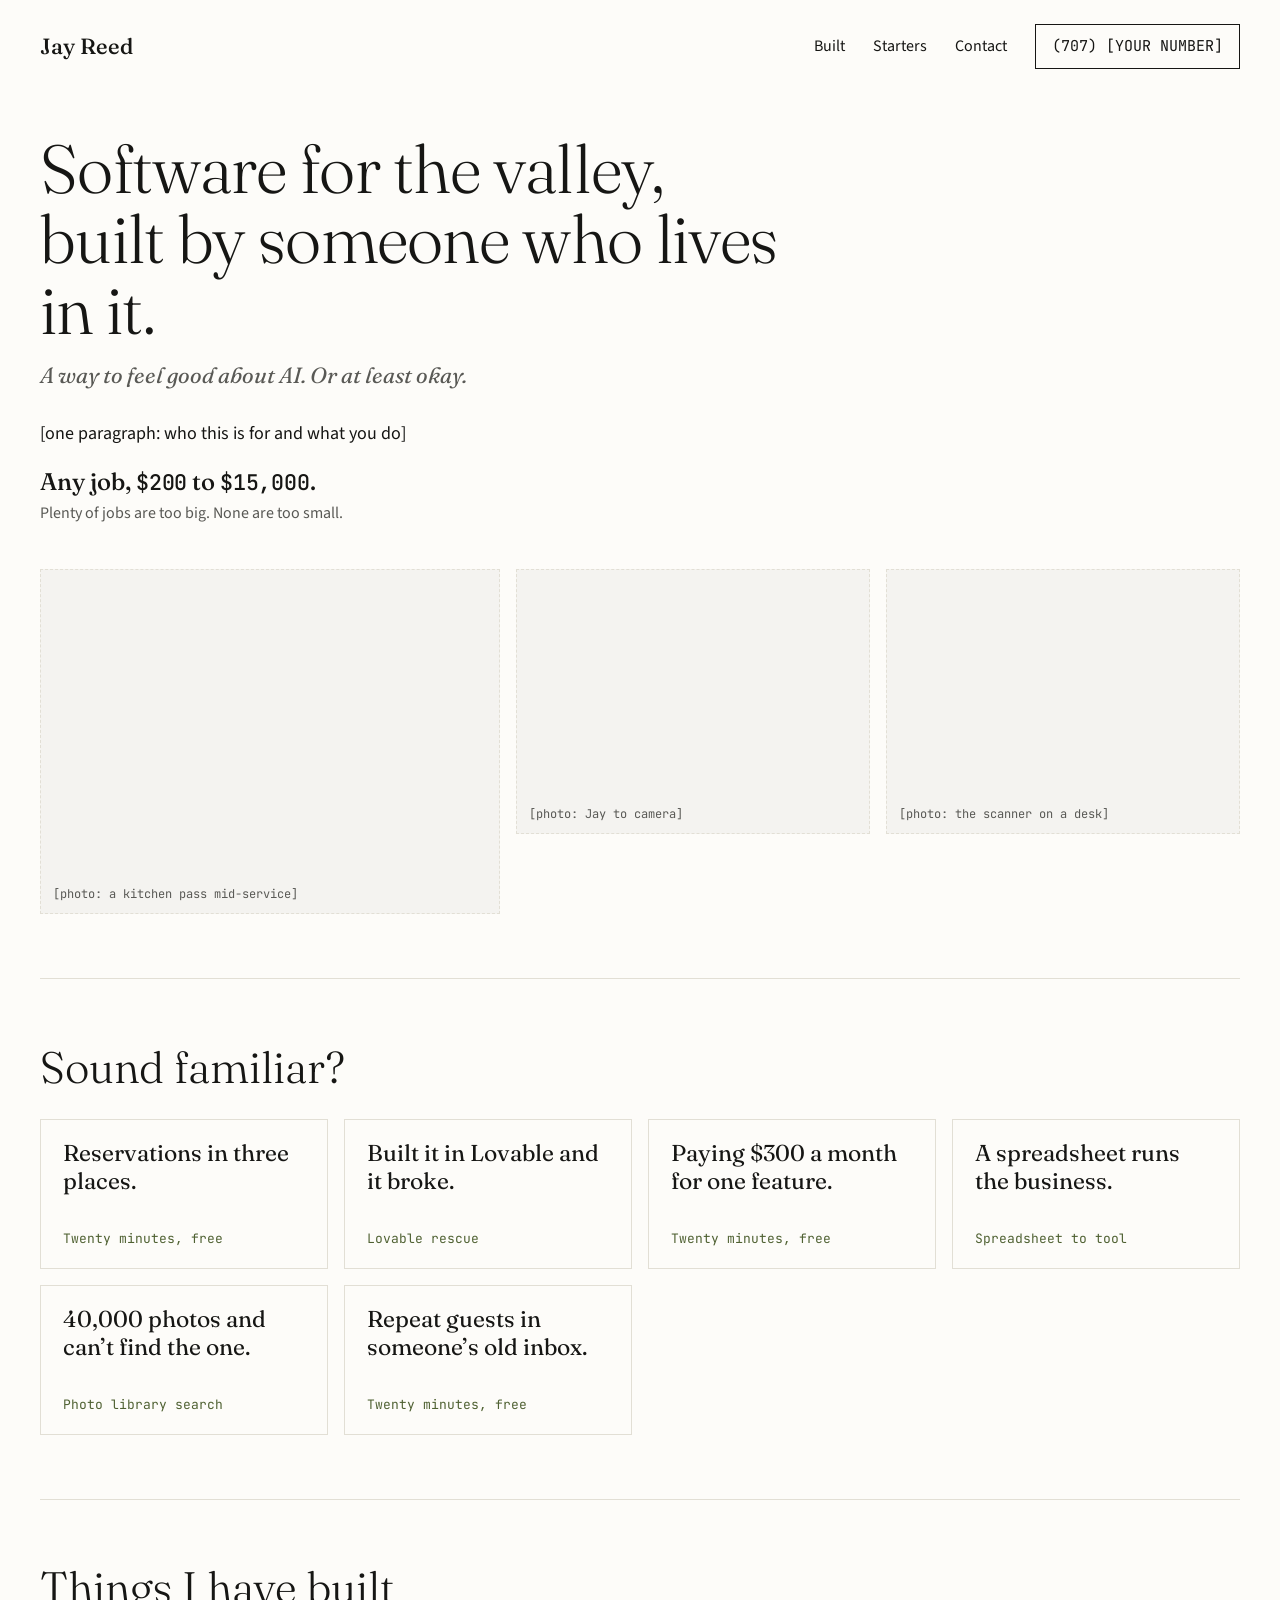
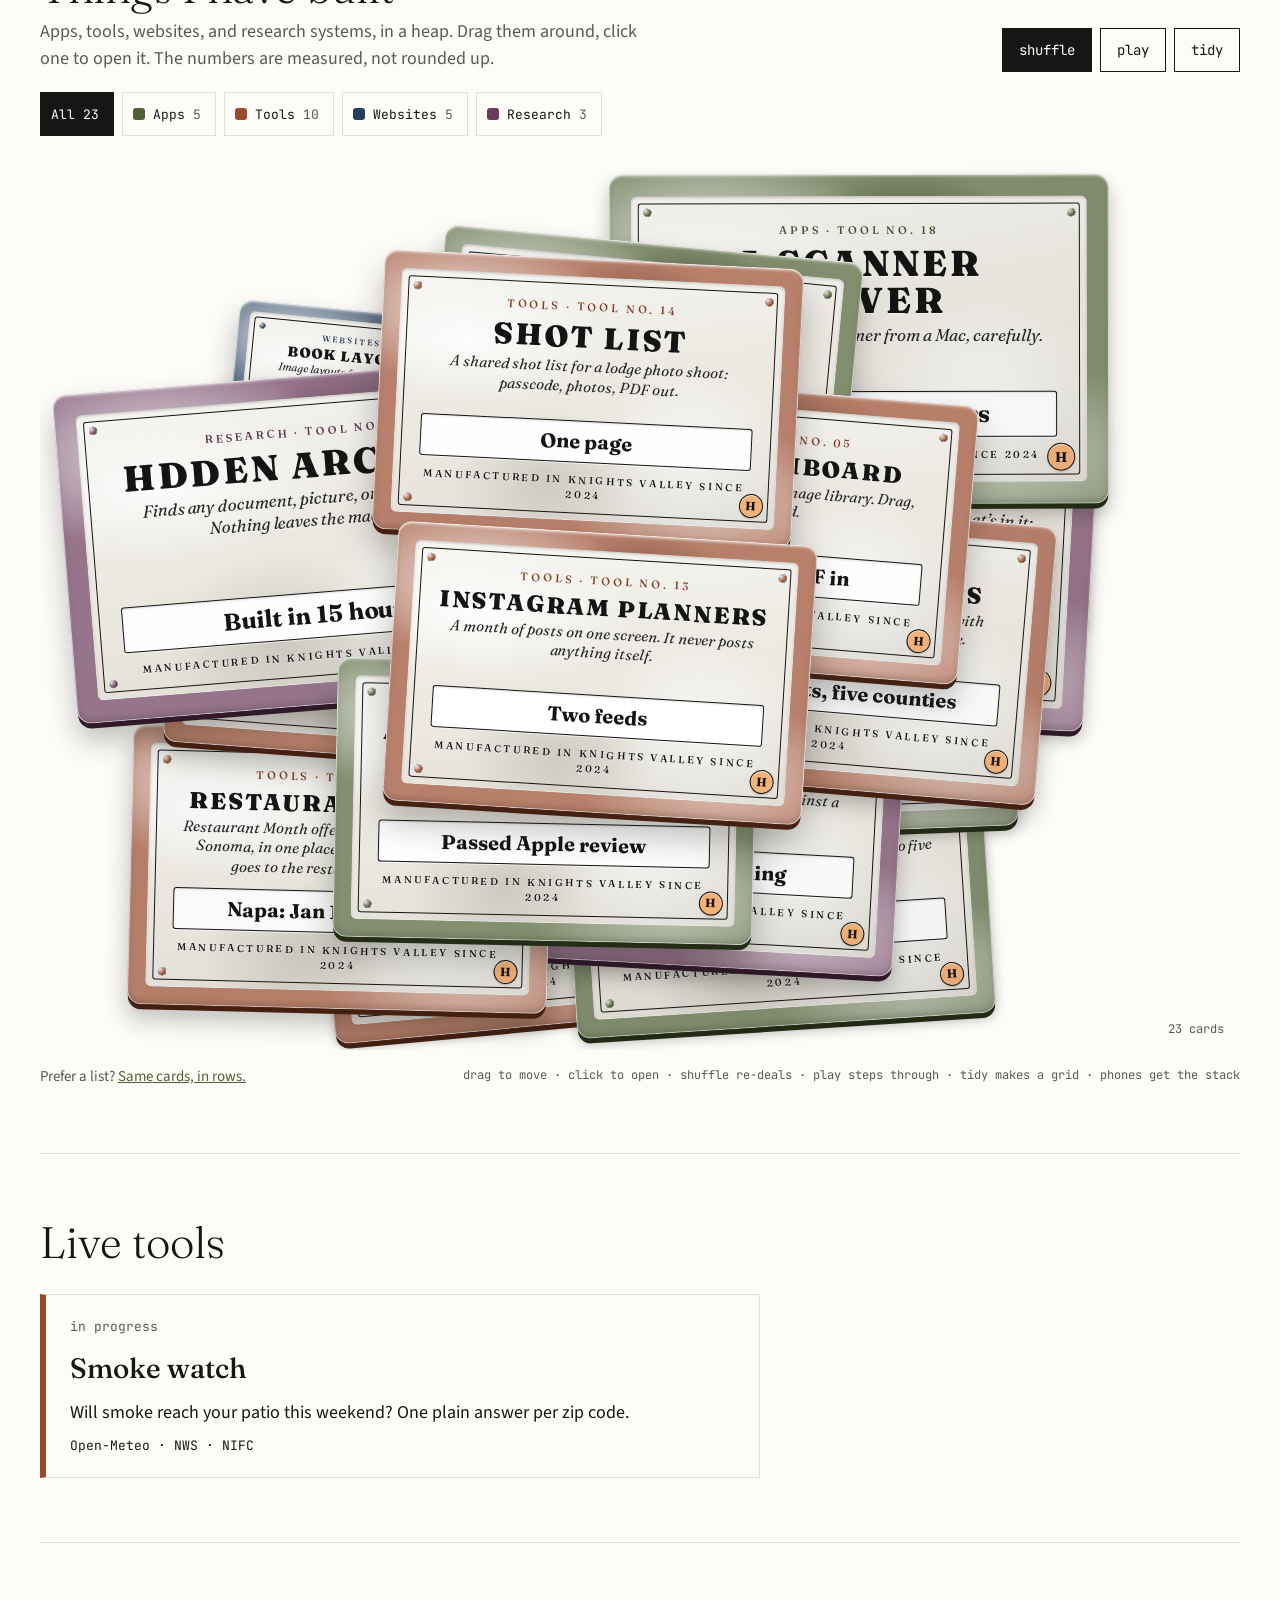
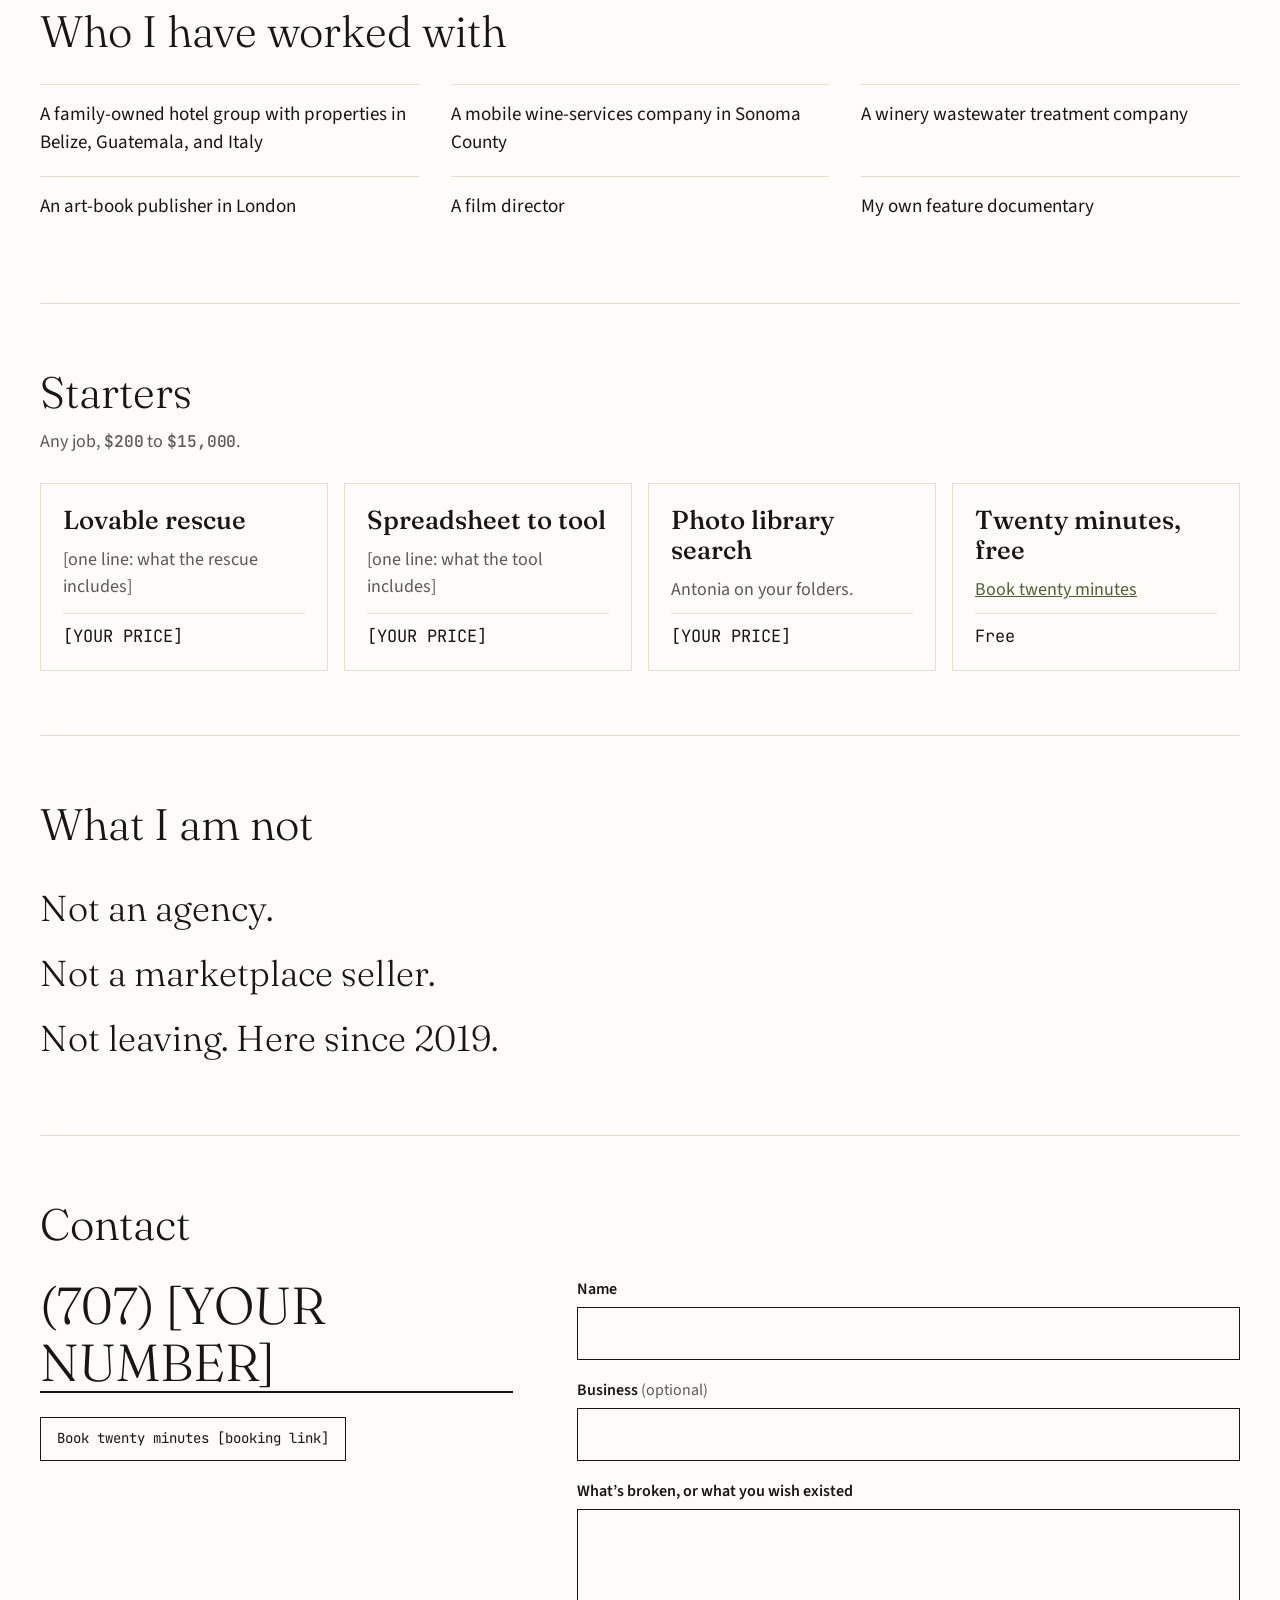
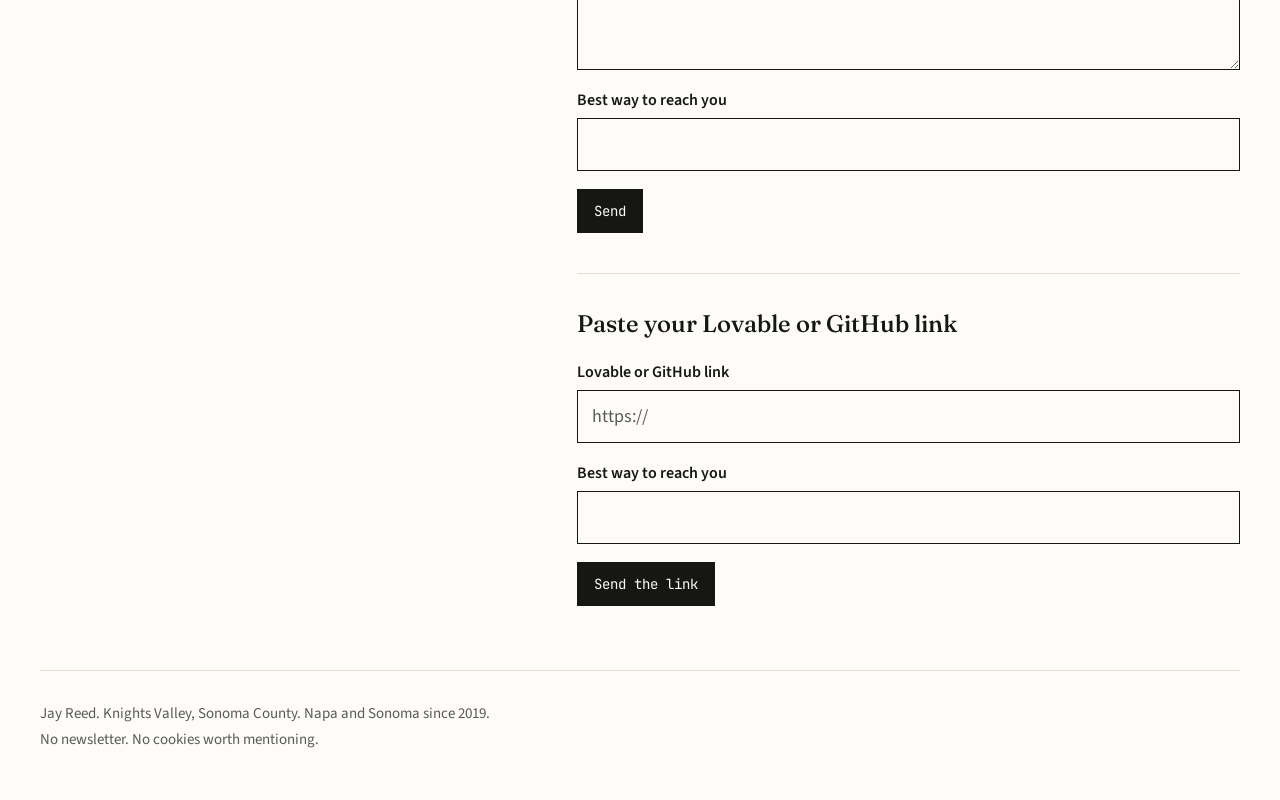
<file: index.html>
<!doctype html>
<html lang="en">
<head>
<meta charset="utf-8">
<meta name="viewport" content="width=device-width, initial-scale=1">
<title>Jay Reed. Software for Napa and Sonoma.</title>
<meta name="description" content="Software for the valley, built by someone who lives in it. Jay Reed builds custom software for restaurants, wineries, hotels, and small businesses in Napa and Sonoma counties.">
<link rel="preconnect" href="https://fonts.googleapis.com">
<link rel="preconnect" href="https://fonts.gstatic.com" crossorigin>
<link rel="stylesheet" href="https://fonts.googleapis.com/css2?family=Fraunces:ital,opsz,wght@0,9..144,300;0,9..144,500;0,9..144,700;0,9..144,900;1,9..144,400&amp;family=Source+Sans+3:wght@400;600;700&amp;family=JetBrains+Mono:wght@400;500;700&amp;family=Space+Grotesk:wght@500;700&amp;family=Bodoni+Moda:ital,opsz,wght@0,6..96,700;0,6..96,900;1,6..96,400&amp;display=swap">
<link rel="icon" href="data:,">
<link rel="stylesheet" href="site.css">
</head>
<body class="skin-pearl">
<a class="skip" href="#main">Skip to content</a>
<div class="wrap">

  <header class="top">
    <a class="brand" href="#main">Jay Reed</a>
    <nav aria-label="Main">
      <a href="#built">Built</a>
      <a href="#starters">Starters</a>
      <a href="#contact">Contact</a>
      <!-- PHONE: when the number exists, set href="tel:+1707NNNNNNN" here and in #contact -->
      <a class="phone" href="#contact">(707) [YOUR NUMBER]</a>
    </nav>
  </header>

  <main id="main">

    <section class="hero" aria-labelledby="hero-title">
      <h1 id="hero-title">Software for the valley, built by someone who lives in it.</h1>
      <p class="tagline">A way to feel good about AI. Or at least okay.</p>
      <p class="lede">[one paragraph: who this is for and what you do]</p>
      <p class="range">Any job, <span class="mono">$200</span> to <span class="mono">$15,000</span>.</p>
      <p class="range-note">Plenty of jobs are too big. None are too small.</p>
      <div class="photos">
        <figure class="photo">[photo: a kitchen pass mid-service]</figure>
        <figure class="photo">[photo: Jay to camera]</figure>
        <figure class="photo">[photo: the scanner on a desk]</figure>
      </div>
    </section>

    <section class="block" id="familiar" aria-labelledby="familiar-title">
      <h2 id="familiar-title">Sound familiar?</h2>
      <ul class="pains">
        <li><a href="#contact"><span class="pain">Reservations in three places.</span><span class="goto">Twenty minutes, free</span></a></li>
        <li><a href="#starters"><span class="pain">Built it in Lovable and it broke.</span><span class="goto">Lovable rescue</span></a></li>
        <li><a href="#contact"><span class="pain">Paying $300 a month for one feature.</span><span class="goto">Twenty minutes, free</span></a></li>
        <li><a href="#starters"><span class="pain">A spreadsheet runs the business.</span><span class="goto">Spreadsheet to tool</span></a></li>
        <li><a href="#starters"><span class="pain">40,000 photos and can’t find the one.</span><span class="goto">Photo library search</span></a></li>
        <li><a href="#contact"><span class="pain">Repeat guests in someone’s old inbox.</span><span class="goto">Twenty minutes, free</span></a></li>
      </ul>
    </section>

    <section class="block" id="built" aria-labelledby="built-title">
      <div class="intro">
        <div>
          <h2 id="built-title">Things I have built</h2>
          <p>Apps, tools, websites, and research systems, in a heap. Drag them around, click one to open it. The numbers are measured, not rounded up.</p>
        </div>
        <div class="controls" id="pile-controls" hidden>
          <button class="btn primary" id="shuffle" type="button">shuffle</button>
          <button class="btn" id="play" type="button" aria-pressed="false">play</button>
          <button class="btn" id="tidy" type="button" aria-pressed="false">tidy</button>
          <!-- dev tool: shown only with ?skins=1 (PLAN.md section 3) -->
          <span class="skin-picker" id="skin-picker" hidden>
            <label class="skin-label" for="skin">skin</label>
            <select class="btn" id="skin">
              <option value="pearl">pearl plaque</option>
              <option value="plain">plain index card</option>
              <option value="paper">scanned paper</option>
              <option value="mag">magazine ads</option>
              <option value="app">app store</option>
              <option value="corp">corporate</option>
              <option value="deck">deck of cards</option>
              <option value="80s">1980s desktop</option>
              <option value="cine">cinematic</option>
            </select>
          </span>
        </div>
      </div>

      <div class="cats" id="cats" role="group" aria-label="Filter by category"></div>

      <!-- The 20 cards. Content must match PLAN.md section 6. Without JavaScript these render as a grid.
           data-w/h: base size in the heap. data-shape: port | square (else landscape). -->
      <div class="desk" id="desk">

        <article class="card cat-apps" data-id="1" data-cat="apps" data-no="18" data-size="heavy" data-w="380" data-h="250">
          <p class="kicker">Apps · Tool No. 18</p>
          <p class="tag">macOS · hardware</p>
          <h3 class="name long">A scanner driver</h3>
          <p class="line">Talks straight to a large-format scanner. Refuses if anything looks wrong.</p>
          <p class="say">Runs a big archival scanner from a Mac, carefully.</p>
          <p class="num">843 tests · 0 rows dropped</p>
          <p class="bar"><span class="fig">Built in 25 to 30 hours</span></p>
          <p class="place">Manufactured in Knights Valley since 2024</p>
          <div class="hood" hidden>
            <p class="p">Mac software that talks directly to a large-format scanner. Moves a 1.72 GB scan to disk without dropping a row, and refuses to touch the hardware if anything looks wrong.</p>
            <table class="kv"><tr><th scope="row">tests</th><td>843, zero failures</td></tr><tr><th scope="row">largest scan</th><td>1.72 GB, 14,040 by 20,400 pixels, lossless</td></tr><tr><th scope="row">rows dropped</th><td>0</td></tr><tr><th scope="row">built</th><td>October 2026, 25 to 30 hours</td></tr><tr><th scope="row">runs on</th><td>Swift and C, macOS</td></tr></table>
            <p class="plain">Plainly: drivers are what manufacturers write. This one was written for one scanner, one Mac, one archive.</p>
          </div>
        </article>

        <article class="card cat-apps" data-id="2" data-cat="apps" data-no="08" data-size="standard" data-shape="port" data-w="330" data-h="230">
          <p class="kicker">Apps · Tool No. 08</p>
          <p class="tag">macOS · utility</p>
          <h3 class="name">MacMinder</h3>
          <p class="line">Shows you the list. Asks before it touches anything.</p>
          <p class="say">Cleans up a Mac, and asks before it touches anything.</p>
          <p class="num">dry run by default</p>
          <p class="bar"><span class="fig">Dry run by default</span></p>
          <p class="place">Manufactured in Knights Valley since 2024</p>
          <div class="hood" hidden>
            <p class="p">Cleans up a Mac. Every module proposes; nothing deletes until you say so, and then it goes to the Trash, not the void.</p>
            <table class="kv"><tr><th scope="row">default</th><td>dry run</td></tr><tr><th scope="row">deletes</th><td>to Trash</td></tr><tr><th scope="row">built</th><td>March 2026</td></tr></table>
          </div>
        </article>

        <article class="card cat-apps" data-id="3" data-cat="apps" data-no="11" data-size="standard" data-w="360" data-h="240">
          <p class="kicker">Apps · Tool No. 11</p>
          <p class="tag">macOS · Swift</p>
          <h3 class="name">Clipgrabber</h3>
          <p class="line">Press start, press stop. Clips four to five times smaller, same picture.</p>
          <p class="say">Press start, press stop. Screen clips four to five times smaller, same picture.</p>
          <p class="num">ScreenCaptureKit</p>
          <p class="bar"><span class="fig">4 to 5x smaller</span></p>
          <p class="place">Manufactured in Knights Valley since 2024</p>
          <div class="hood" hidden>
            <p class="p">Press start, press stop. Clips four to five times smaller, same picture.</p>
            <table class="kv"><tr><th scope="row">clips</th><td>4 to 5x smaller</td></tr><tr><th scope="row">runs on</th><td>Swift, ScreenCaptureKit, macOS</td></tr><tr><th scope="row">built</th><td>July 2026</td></tr></table>
          </div>
        </article>

        <article class="card cat-apps" data-id="4" data-cat="apps" data-no="07" data-size="standard" data-shape="square" data-w="340" data-h="230">
          <p class="kicker">Apps · Tool No. 07</p>
          <p class="tag">iOS</p>
          <h3 class="name longer">An app in the App Store</h3>
          <p class="line">Went through Apple review and came out the other side.</p>
          <p class="say">An iPhone app that went through Apple review and came out the other side.</p>
          <p class="num">passed review</p>
          <p class="bar"><span class="fig">Passed Apple review</span></p>
          <p class="place">Manufactured in Knights Valley since 2024</p>
          <div class="hood" hidden>
            <p class="p">Went through Apple review and came out the other side.</p>
            <table class="kv"><tr><th scope="row">store</th><td>passed Apple review</td></tr><tr><th scope="row">runs on</th><td>iOS</td></tr><tr><th scope="row">built</th><td>March 2026</td></tr></table>
          </div>
        </article>

        <article class="card cat-apps" data-id="5" data-cat="apps" data-no="15" data-size="standard" data-shape="port" data-w="330" data-h="220">
          <p class="kicker">Apps · Tool No. 15</p>
          <p class="tag">macOS · local</p>
          <h3 class="name long">Transcription</h3>
          <p class="line">Audio in, text out, on your own machine. Nothing is sent anywhere.</p>
          <p class="say">Turns recordings into text on your own computer. Nothing is sent anywhere.</p>
          <p class="num">runs offline</p>
          <p class="bar"><span class="fig">Runs offline</span></p>
          <p class="place">Manufactured in Knights Valley since 2024</p>
          <div class="hood" hidden>
            <p class="p">Audio in, text out, on your own machine. Nothing is sent anywhere.</p>
            <table class="kv"><tr><th scope="row">network</th><td>none; runs offline</td></tr><tr><th scope="row">runs on</th><td>macOS</td></tr><tr><th scope="row">built</th><td>August 2026</td></tr></table>
          </div>
        </article>

        <article class="card cat-tools" data-id="6" data-cat="tools" data-no="03" data-size="standard" data-w="350" data-h="240">
          <p class="kicker">Tools · Tool No. 03</p>
          <p class="tag">hospitality</p>
          <h3 class="name long">Hotel caption desk</h3>
          <p class="line">Captions for a hotel group, in their voice, from their photos.</p>
          <p class="say">Writes photo captions for a hotel group, in their voice.</p>
          <p class="num">153 revisions</p>
          <p class="bar"><span class="fig">153 revisions</span></p>
          <p class="place">Manufactured in Knights Valley since 2024</p>
          <div class="hood" hidden>
            <p class="p">Captions for a hotel group, in their voice, from their photos.</p>
            <table class="kv"><tr><th scope="row">revisions</th><td>153</td></tr><tr><th scope="row">built</th><td>July 2025</td></tr></table>
          </div>
        </article>

        <article class="card cat-tools" data-id="7" data-cat="tools" data-no="14" data-size="standard" data-shape="port" data-w="340" data-h="240">
          <p class="kicker">Tools · Tool No. 14</p>
          <p class="tag">hospitality</p>
          <h3 class="name">Shot list</h3>
          <p class="line">A shared shot list for a lodge photo shoot. Passcode, photos, PDF out.</p>
          <p class="say">A shared shot list for a lodge photo shoot: passcode, photos, PDF out.</p>
          <p class="num">one page, two tiny APIs</p>
          <p class="bar"><span class="fig">One page</span></p>
          <p class="place">Manufactured in Knights Valley since 2024</p>
          <div class="hood" hidden>
            <p class="p">A shared shot list for a lodge photo shoot. Passcode, photos, PDF out.</p>
            <table class="kv"><tr><th scope="row">size</th><td>one page, two tiny APIs</td></tr></table>
          </div>
        </article>

        <article class="card cat-tools" data-id="8" data-cat="tools" data-no="13" data-size="standard" data-w="330" data-h="220">
          <p class="kicker">Tools · Tool No. 13</p>
          <p class="tag">hospitality</p>
          <h3 class="name long">Instagram planners</h3>
          <p class="line">A month of posts on one screen. Posts nothing itself.</p>
          <p class="say">A month of posts on one screen. It never posts anything itself.</p>
          <p class="num">two feeds</p>
          <p class="bar"><span class="fig">Two feeds</span></p>
          <p class="place">Manufactured in Knights Valley since 2024</p>
          <div class="hood" hidden>
            <p class="p">A month of posts on one screen. Posts nothing itself.</p>
            <table class="kv"><tr><th scope="row">feeds</th><td>two</td></tr><tr><th scope="row">built</th><td>July 2026</td></tr></table>
          </div>
        </article>

        <article class="card cat-tools" data-id="9" data-cat="tools" data-no="05" data-size="standard" data-shape="square" data-w="340" data-h="230">
          <p class="kicker">Tools · Tool No. 05</p>
          <p class="tag">design</p>
          <h3 class="name long">Asset dashboard</h3>
          <p class="line">A freeform canvas for a client’s image library. Drag, group, find.</p>
          <p class="say">A big canvas for a client’s image library. Drag, group, find.</p>
          <p class="num">HEIC, TIFF, PDF in</p>
          <p class="bar"><span class="fig">HEIC, TIFF, PDF in</span></p>
          <p class="place">Manufactured in Knights Valley since 2024</p>
          <div class="hood" hidden>
            <p class="p">A freeform canvas for a client’s image library. Drag, group, find.</p>
            <table class="kv"><tr><th scope="row">reads</th><td>HEIC, TIFF, PDF</td></tr><tr><th scope="row">built</th><td>January 2026</td></tr></table>
          </div>
        </article>

        <article class="card cat-tools" data-id="10" data-cat="tools" data-no="10" data-size="standard" data-w="380" data-h="240">
          <p class="kicker">Tools · Tool No. 10</p>
          <p class="tag">wine</p>
          <h3 class="name longer">Express ordering portal</h3>
          <p class="line">Existing customers reorder in [measured reorder time]. Email code, no password.</p>
          <p class="say">Lets regular customers reorder with a code by email. No password.</p>
          <p class="num">Salesforce-ready</p>
          <p class="bar"><span class="fig">Email code, no password</span></p>
          <p class="place">Manufactured in Knights Valley since 2024</p>
          <div class="hood" hidden>
            <p class="p">Existing customers reorder with an email code, no password.</p>
            <table class="kv"><tr><th scope="row">sign-in</th><td>email code, no password</td></tr><tr><th scope="row">ready for</th><td>Salesforce</td></tr><tr><th scope="row">built</th><td>June 2026</td></tr></table>
          </div>
        </article>

        <article class="card cat-tools" data-id="11" data-cat="tools" data-no="01" data-size="standard" data-shape="port" data-w="350" data-h="240">
          <p class="kicker">Tools · Tool No. 01</p>
          <p class="tag">wine</p>
          <h3 class="name long">Drafting Desk</h3>
          <p class="line">A statement of work in minutes, from the last [count of SOWs].</p>
          <p class="say">Writes the first draft of a proposal or statement of work from the ones you’ve already done.</p>
          <p class="num">.docx out · 162 revisions</p>
          <a class="bar" href="https://recwatersolutions.com"><img src="assets/rws-logo.png" alt="" width="64" height="24"><span class="txt"><b>Built for Recovered Water Solutions</b><span>recwatersolutions.com</span></span></a>
          <p class="place">Manufactured in Knights Valley since 2024</p>
          <div class="hood" hidden>
            <a class="client" href="https://recwatersolutions.com"><img src="assets/rws-logo.png" alt="Recovered Water Solutions" width="90" height="34"><span class="who">Built for Recovered Water Solutions, winery wastewater treatment<br><span class="mono">recwatersolutions.com</span></span></a>
            <p class="p">Drafts statements of work and technical proposals from a library of the ones already written, so the engineer edits instead of starting blank. Word file out.</p>
            <table class="kv"><tr><th scope="row">in use since</th><td>September 2024</td></tr><tr><th scope="row">revisions</th><td>162</td></tr><tr><th scope="row">output</th><td>.docx, ready to send</td></tr><tr><th scope="row">runs on</th><td>Python, Streamlit, a vector index of past documents; hosted on Render</td></tr></table>
          </div>
        </article>

        <article class="card cat-tools" data-id="12" data-cat="tools" data-no="20" data-size="standard" data-w="390" data-h="250" data-live="smoke">
          <p class="kicker">Tools · Tool No. 20</p>
          <p class="tag">in progress</p>
          <h3 class="name">Smoke watch</h3>
          <p class="line">Will smoke reach your patio this weekend? One plain answer per zip code.</p>
          <p class="say">Will smoke reach your patio this weekend? One plain answer per town.</p>
          <p class="num">Open-Meteo · NWS · NIFC</p>
          <p class="bar"><span class="fig">10 towns, every 3 hours</span></p>
          <p class="place">Manufactured in Knights Valley since 2024</p>
          <noscript><p class="line nojs-link"><a href="data/smoke.json">Smoke watch data (JSON)</a></p></noscript>
          <div class="hood" hidden>
            <p class="p">A summary of public air, wind, warning, and fire data for ten North Bay towns, refreshed every three hours. No map, no sign-up.</p>
            <table class="kv"><tr><th scope="row">towns</th><td>10, Calistoga to Cloverdale</td></tr><tr><th scope="row">refreshed</th><td>every 3 hours</td></tr><tr><th scope="row">sources</th><td>Open-Meteo, National Weather Service, NIFC</td></tr><tr><th scope="row">built</th><td>October 2026</td></tr></table>
          </div>
        </article>

        <article class="card cat-sites" data-id="13" data-cat="sites" data-no="16" data-size="small" data-w="370" data-h="240">
          <p class="kicker">Websites · No. 16</p>
          <p class="tag">campaign page</p>
          <h3 class="name long">No/Lo campaign</h3>
          <p class="line">A campaign page and project planner for alcohol removal, for a wine-services company.</p>
          <p class="say">A campaign page and planner for a wine-services company.</p>
          <p class="num">no build step · WordPress-ready</p>
          <p class="bar"><span class="fig">No build step</span></p>
          <p class="place">Manufactured in Knights Valley since 2024</p>
          <div class="hood" hidden>
            <p class="p">A campaign page and project planner for alcohol removal, for a wine-services company.</p>
            <table class="kv"><tr><th scope="row">build step</th><td>none</td></tr><tr><th scope="row">ready for</th><td>WordPress</td></tr><tr><th scope="row">built</th><td>August 2026</td></tr></table>
          </div>
        </article>

        <article class="card cat-sites" data-id="14" data-cat="sites" data-no="17" data-size="small" data-shape="port" data-w="340" data-h="230">
          <p class="kicker">Websites · No. 17</p>
          <p class="tag">campaign site</p>
          <h3 class="name longer">A Yountville campaign</h3>
          <p class="line">Site, story, and volunteer page for a local candidate.</p>
          <p class="say">A campaign site: story and volunteers.</p>
          <p class="num">35 revisions</p>
          <p class="bar"><span class="fig">35 revisions</span></p>
          <p class="place">Manufactured in Knights Valley since 2024</p>
          <div class="hood" hidden>
            <p class="p">Site, story, and volunteer page for a local candidate.</p>
            <table class="kv"><tr><th scope="row">revisions</th><td>35</td></tr><tr><th scope="row">built</th><td>September 2026</td></tr></table>
          </div>
        </article>

        <article class="card cat-sites" data-id="15" data-cat="sites" data-no="09" data-size="small" data-w="330" data-h="220">
          <p class="kicker">Websites · No. 09</p>
          <p class="tag">publishing</p>
          <h3 class="name long">Book layout sites</h3>
          <p class="line">Image baselines for new books, for a team spread across the world.</p>
          <p class="say">Image layouts for new books, for a team spread across the world.</p>
          <p class="num">two titles</p>
          <p class="bar"><span class="fig">Two titles</span></p>
          <p class="place">Manufactured in Knights Valley since 2024</p>
          <div class="hood" hidden>
            <p class="p">Image baselines for new books, for a team spread across the world.</p>
            <table class="kv"><tr><th scope="row">titles</th><td>two</td></tr><tr><th scope="row">built</th><td>April 2026</td></tr></table>
          </div>
        </article>

        <article class="card cat-sites" data-id="16" data-cat="sites" data-no="06" data-size="small" data-shape="port" data-w="340" data-h="230">
          <p class="kicker">Websites · No. 06</p>
          <p class="tag">film</p>
          <h3 class="name long">A documentary site</h3>
          <p class="line">The site for a feature documentary. My own.</p>
          <p class="say">The site for a feature documentary. My own.</p>
          <p class="num">thehddenpeople.film</p>
          <p class="bar"><span class="fig">thehddenpeople.film</span></p>
          <p class="place">Manufactured in Knights Valley since 2024</p>
          <div class="hood" hidden>
            <p class="p">The site for a feature documentary. My own.</p>
            <table class="kv"><tr><th scope="row">address</th><td>thehddenpeople.film</td></tr><tr><th scope="row">built</th><td>February 2026</td></tr></table>
          </div>
        </article>

        <article class="card cat-sites" data-id="17" data-cat="sites" data-no="04" data-size="small" data-w="320" data-h="210">
          <p class="kicker">Websites · No. 04</p>
          <p class="tag">wine</p>
          <h3 class="name long">A gallery site</h3>
          <p class="line">Diagrams and visuals for a winery wastewater company.</p>
          <p class="say">Diagrams and visuals for a winery wastewater company.</p>
          <p class="num">static · fast</p>
          <p class="bar"><span class="fig">Static</span></p>
          <p class="place">Manufactured in Knights Valley since 2024</p>
          <div class="hood" hidden>
            <p class="p">Diagrams and visuals for a winery wastewater company.</p>
            <table class="kv"><tr><th scope="row">build</th><td>static</td></tr><tr><th scope="row">built</th><td>January 2026</td></tr></table>
          </div>
        </article>

        <article class="card cat-research" data-id="18" data-cat="research" data-no="02" data-size="heavy" data-w="400" data-h="260">
          <p class="kicker">Research · Tool No. 02</p>
          <p class="tag">photo search</p>
          <h3 class="name">Antonia</h3>
          <p class="line">A search engine for 2,310,904 photos. Type what you want, get the pictures.</p>
          <p class="say">Finds the photo you’re thinking of. Type what’s in it; it brings the picture.</p>
          <p class="num">2,310,904 images</p>
          <p class="bar"><span class="fig">2.3 million photos</span></p>
          <p class="place">Manufactured in Knights Valley since 2024</p>
          <div class="hood" hidden>
            <p class="p">A search engine that understands what is in a picture, built on an image-and-text model so you can search by description instead of by filename.</p>
            <table class="kv"><tr><th scope="row">photos indexed</th><td>2,310,904, in 14 collections</td></tr><tr><th scope="row">categories</th><td>113, assigned across the whole library in 74.7 seconds</td></tr><tr><th scope="row">checked by hand</th><td>565 results reviewed; 75% clean, 16% partial, every miss written down</td></tr><tr><th scope="row">built</th><td>April 2025, roughly 35 to 45 hours; image assembly ongoing</td></tr><tr><th scope="row">runs on</th><td>Python, SigLIP, FAISS, Flask; your machine, nothing leaves it</td></tr></table>
            <p class="plain">Plainly: five years ago this was a research project. Now it runs on an iMac.</p>
          </div>
        </article>

        <article class="card cat-research" data-id="19" data-cat="research" data-no="19" data-size="heavy" data-shape="port" data-w="380" data-h="250">
          <p class="kicker">Research · Tool No. 19</p>
          <p class="tag">archive</p>
          <h3 class="name long">HDDEN Archive</h3>
          <p class="line">Indexes every document, image, and clip on a Mac. Nothing leaves.</p>
          <p class="say">Finds any document, picture, or clip on a Mac. Nothing leaves the machine.</p>
          <p class="num">89 revisions · desktop app</p>
          <p class="bar"><span class="fig">Built in 15 hours</span></p>
          <p class="place">Manufactured in Knights Valley since 2024</p>
          <div class="hood" hidden>
            <p class="p">Indexes every document, image, and clip on a Mac. Nothing leaves.</p>
            <table class="kv"><tr><th scope="row">revisions</th><td>89</td></tr><tr><th scope="row">runs on</th><td>a desktop app on the Mac; nothing leaves it</td></tr><tr><th scope="row">built</th><td>October 2026, 15 hours</td></tr></table>
          </div>
        </article>

        <article class="card cat-research" data-id="20" data-cat="research" data-no="12" data-size="standard" data-w="340" data-h="230">
          <p class="kicker">Research · Tool No. 12</p>
          <p class="tag">fact check</p>
          <h3 class="name">Fact Check</h3>
          <p class="line">Checks a script’s historical claims against a library of PDFs.</p>
          <p class="say">Checks a script’s historical claims against a library of PDFs.</p>
          <p class="num">keyword + meaning</p>
          <p class="bar"><span class="fig">Keyword + meaning</span></p>
          <p class="place">Manufactured in Knights Valley since 2024</p>
          <div class="hood" hidden>
            <p class="p">Checks a script’s historical claims against a library of PDFs.</p>
            <table class="kv"><tr><th scope="row">search</th><td>keyword + meaning</td></tr></table>
          </div>
        </article>

        <article class="card cat-tools" data-id="21" data-cat="tools" data-no="21" data-size="standard" data-w="380" data-h="240">
          <p class="kicker">Tools · Tool No. 21</p>
          <p class="tag">farm</p>
          <h3 class="name long">Farmers markets</h3>
          <p class="line">Every certified farmers market in five counties on one map, with hours and season.</p>
          <p class="say">Every farmers market in five counties, with hours and what’s scheduled this week.</p>
          <p class="num">55 markets · CDFA list</p>
          <a class="bar" href="tools/markets/"><span class="fig">55 markets, five counties</span></a>
          <p class="place">Manufactured in Knights Valley since 2024</p>
          <div class="hood" hidden>
            <p class="p">Every California Certified Farmers' Market in Napa, Sonoma, Marin, Mendocino and Lake counties on one map, with each market's days, hours, and season, and what is scheduled this week. Hours change; the market's own site wins.</p>
            <table class="kv"><tr><th scope="row">markets</th><td>55: Napa 8, Sonoma 24, Marin 14, Mendocino 6, Lake 3</td></tr><tr><th scope="row">source</th><td>CDFA certified farmers' market list, as of October 1, 2026</td></tr><tr><th scope="row">checked</th><td>weekly against the CDFA list; changes go to Jay, never straight to the page</td></tr><tr><th scope="row">built</th><td>October 2026</td></tr></table>
            <p class="p"><a href="tools/markets/">Open the map</a></p>
          </div>
        </article>

        <article class="card cat-tools" data-id="22" data-cat="tools" data-no="22" data-size="standard" data-w="380" data-h="240">
          <p class="kicker">Tools · Tool No. 22</p>
          <p class="tag">calendar</p>
          <h3 class="name long">Big days calendar</h3>
          <p class="line">Events, holidays, school breaks, harvest, and the week’s weather, day by day.</p>
          <p class="say">The eight weeks ahead in wine country: events, holidays, school breaks, harvest, and the week’s weather, day by day.</p>
          <p class="num">listed, not scored</p>
          <a class="bar" href="tools/bigdays/"><span class="fig">Eight weeks, day by day</span></a>
          <p class="place">Manufactured in Knights Valley since 2024</p>
          <div class="hood" hidden>
            <p class="p">An eight-week calendar of events, holidays and three-day weekends, school breaks, harvest season, and a seven-day weather line. Public calendars, listed, not scored.</p>
            <table class="kv"><tr><th scope="row">events</th><td>13 listed: 7 with published dates; 6 tentative, dates not yet published (sources page only)</td></tr><tr><th scope="row">school breaks</th><td>San Francisco, Oakland, and San Jose Unified, 2026-27</td></tr><tr><th scope="row">weather</th><td>National Weather Service, Napa area and Santa Rosa area</td></tr><tr><th scope="row">built</th><td>November 2026</td></tr></table>
            <p class="p"><a href="tools/bigdays/">Open the calendar</a></p>
          </div>
        </article>

        <article class="card cat-tools" data-id="23" data-cat="tools" data-no="23" data-size="standard" data-w="380" data-h="240">
          <p class="kicker">Tools · Tool No. 23</p>
          <p class="tag">restaurants</p>
          <h3 class="name long">Restaurant Month</h3>
          <p class="line">Restaurant Month offers from across Napa and Sonoma, in one place.</p>
          <p class="say">Restaurant Month offers from across Napa and Sonoma, in one place, with a Book link that goes to the restaurant, not to us.</p>
          <p class="num">Napa: January 1 to 31, 2027</p>
          <a class="bar" href="tools/restaurant-month/"><span class="fig">Napa: Jan 1 to 31, 2027</span></a>
          <p class="place">Manufactured in Knights Valley since 2024</p>
          <div class="hood" hidden>
            <p class="p">Napa Valley Restaurant Month and Sonoma County Restaurant Week on one filterable page. Each offer in the restaurant's own words, and a Book link that goes to the booking link the restaurant lists. Nothing is booked here, and the list cannot prove it has every participant.</p>
            <table class="kv"><tr><th scope="row">Napa 2027</th><td>January 1 to 31, from Visit Napa Valley; participants not yet listed</td></tr><tr><th scope="row">Sonoma 2027</th><td>dates to be announced</td></tr><tr><th scope="row">last season</th><td>133 Sonoma County Restaurant Week participants, 2026, for reference</td></tr><tr><th scope="row">built</th><td>November 2026</td></tr></table>
            <p class="p"><a href="tools/restaurant-month/">Open the list</a></p>
          </div>
        </article>

        <div class="count" id="count" aria-live="polite"></div>
      </div>

      <div class="foot">
        <div id="list-wrap" hidden>Prefer a list? <a href="#built" id="list-link">Same cards, in rows.</a></div>
        <div class="hint" id="pile-hint" hidden>drag to move · click to open · shuffle re-deals · play steps through · tidy makes a grid · phones get the stack</div>
      </div>
    </section>

    <section class="block" id="live" aria-labelledby="live-title">
      <h2 id="live-title">Live tools</h2>
      <div class="live">
        <p class="status">in progress</p>
        <h3>Smoke watch</h3>
        <p>Will smoke reach your patio this weekend? One plain answer per zip code.</p>
        <p class="sources">Open-Meteo · NWS · NIFC</p>
      </div>
    </section>

    <section class="block" id="worked-with" aria-labelledby="worked-title">
      <h2 id="worked-title">Who I have worked with</h2>
      <ul class="clients">
        <li>A family-owned hotel group with properties in Belize, Guatemala, and Italy</li>
        <li>A mobile wine-services company in Sonoma County</li>
        <li>A winery wastewater treatment company</li>
        <li>An art-book publisher in London</li>
        <li>A film director</li>
        <li>My own feature documentary</li>
      </ul>
    </section>

    <section class="block" id="starters" aria-labelledby="starters-title">
      <h2 id="starters-title">Starters</h2>
      <p class="section-note range-intro">Any job, <span class="mono">$200</span> to <span class="mono">$15,000</span>.</p>
      <ol class="starters">
        <li>
          <h3>Lovable rescue</h3>
          <p>[one line: what the rescue includes]</p>
          <p class="price">[YOUR PRICE]</p>
        </li>
        <li>
          <h3>Spreadsheet to tool</h3>
          <p>[one line: what the tool includes]</p>
          <p class="price">[YOUR PRICE]</p>
        </li>
        <li>
          <h3>Photo library search</h3>
          <p>Antonia on your folders.</p>
          <p class="price">[YOUR PRICE]</p>
        </li>
        <li>
          <h3>Twenty minutes, free</h3>
          <p><a href="#contact">Book twenty minutes</a></p>
          <p class="price">Free</p>
        </li>
      </ol>
    </section>

    <section class="block" id="not" aria-labelledby="not-title">
      <h2 id="not-title">What I am not</h2>
      <ul class="nots">
        <li>Not an agency.</li>
        <li>Not a marketplace seller.</li>
        <li>Not leaving. Here since 2019.</li>
      </ul>
    </section>

    <section class="block" id="contact" aria-labelledby="contact-title">
      <h2 id="contact-title">Contact</h2>
      <div class="contact-grid">

        <div class="call">
          <!-- PHONE: set href="tel:+1707NNNNNNN" -->
          <a class="big-phone" href="#contact">(707) [YOUR NUMBER]</a>
          <!-- BOOKING: set href to the Cal.com or Calendly link (PLAN.md section 5, OPEN) -->
          <a class="btn" id="book-link" href="#contact">Book twenty minutes [booking link]</a>
        </div>

        <div>
          <!-- Both forms post to the one endpoint in SITE_CONFIG at the top of site.js.
               For visitors without JavaScript, put the same URL in action="" on both forms. Until then nothing is sent anywhere useful. -->
          <noscript><p class="help">[This form is not connected yet. Number pending.]</p></noscript>
          <form class="intake" id="contact-form" data-intake="contact" action="" method="post" aria-label="Contact form">
            <input type="hidden" name="form" value="contact">
            <div class="hp" aria-hidden="true">
              <label for="c-company-url">Leave this empty</label>
              <input type="text" id="c-company-url" name="_gotcha" tabindex="-1" autocomplete="off">
            </div>
            <div class="field">
              <label for="c-name">Name</label>
              <input type="text" id="c-name" name="name" autocomplete="name" required>
            </div>
            <div class="field">
              <label for="c-business">Business <span class="opt">(optional)</span></label>
              <input type="text" id="c-business" name="business" autocomplete="organization">
            </div>
            <div class="field">
              <label for="c-what">What’s broken, or what you wish existed</label>
              <textarea id="c-what" name="message" rows="5" required></textarea>
            </div>
            <div class="field">
              <label for="c-reach">Best way to reach you</label>
              <input type="text" id="c-reach" name="reach" autocomplete="email" required>
            </div>
            <div class="form-row">
              <button class="btn primary" type="submit">Send</button>
              <p class="form-status" role="status"></p>
            </div>
          </form>

          <form class="intake" id="link-form" data-intake="link" action="" method="post">
            <h3>Paste your Lovable or GitHub link</h3>
            <input type="hidden" name="form" value="link-intake">
            <div class="hp" aria-hidden="true">
              <label for="l-company-url">Leave this empty</label>
              <input type="text" id="l-company-url" name="_gotcha" tabindex="-1" autocomplete="off">
            </div>
            <div class="field">
              <label for="l-link">Lovable or GitHub link</label>
              <input type="url" id="l-link" name="link" inputmode="url" placeholder="https://" required>
            </div>
            <div class="field">
              <label for="l-reach">Best way to reach you</label>
              <input type="text" id="l-reach" name="reach" autocomplete="email" required>
            </div>
            <div class="form-row">
              <button class="btn primary" type="submit">Send the link</button>
              <p class="form-status" role="status"></p>
            </div>
          </form>
        </div>

      </div>
    </section>

  </main>

  <footer class="site-foot">
    <p>Jay Reed. Knights Valley, Sonoma County. Napa and Sonoma since 2019.</p>
    <p>No newsletter. No cookies worth mentioning.</p>
  </footer>
</div>

<!-- The hood card: opened by a card's H button (or a click on the card). Body is copied from the card's .hood. -->
<dialog class="open-card" id="open" aria-labelledby="open-name">
  <div class="hd">
    <span class="k" id="open-k">Under the hood</span>
    <button class="open-close" id="open-close" type="button" aria-label="Close">close</button>
  </div>
  <div class="open-client" id="open-client"></div>
  <h2 class="nm" id="open-name"></h2>
  <div class="open-body" id="open-body"></div>
  <div class="open-live" id="open-live" aria-live="polite" hidden></div>
  <a class="open-ask" id="open-ask" href="#contact">Ask me about this one</a>
</dialog>

<script src="site.js"></script>
</body>
</html>
</file>
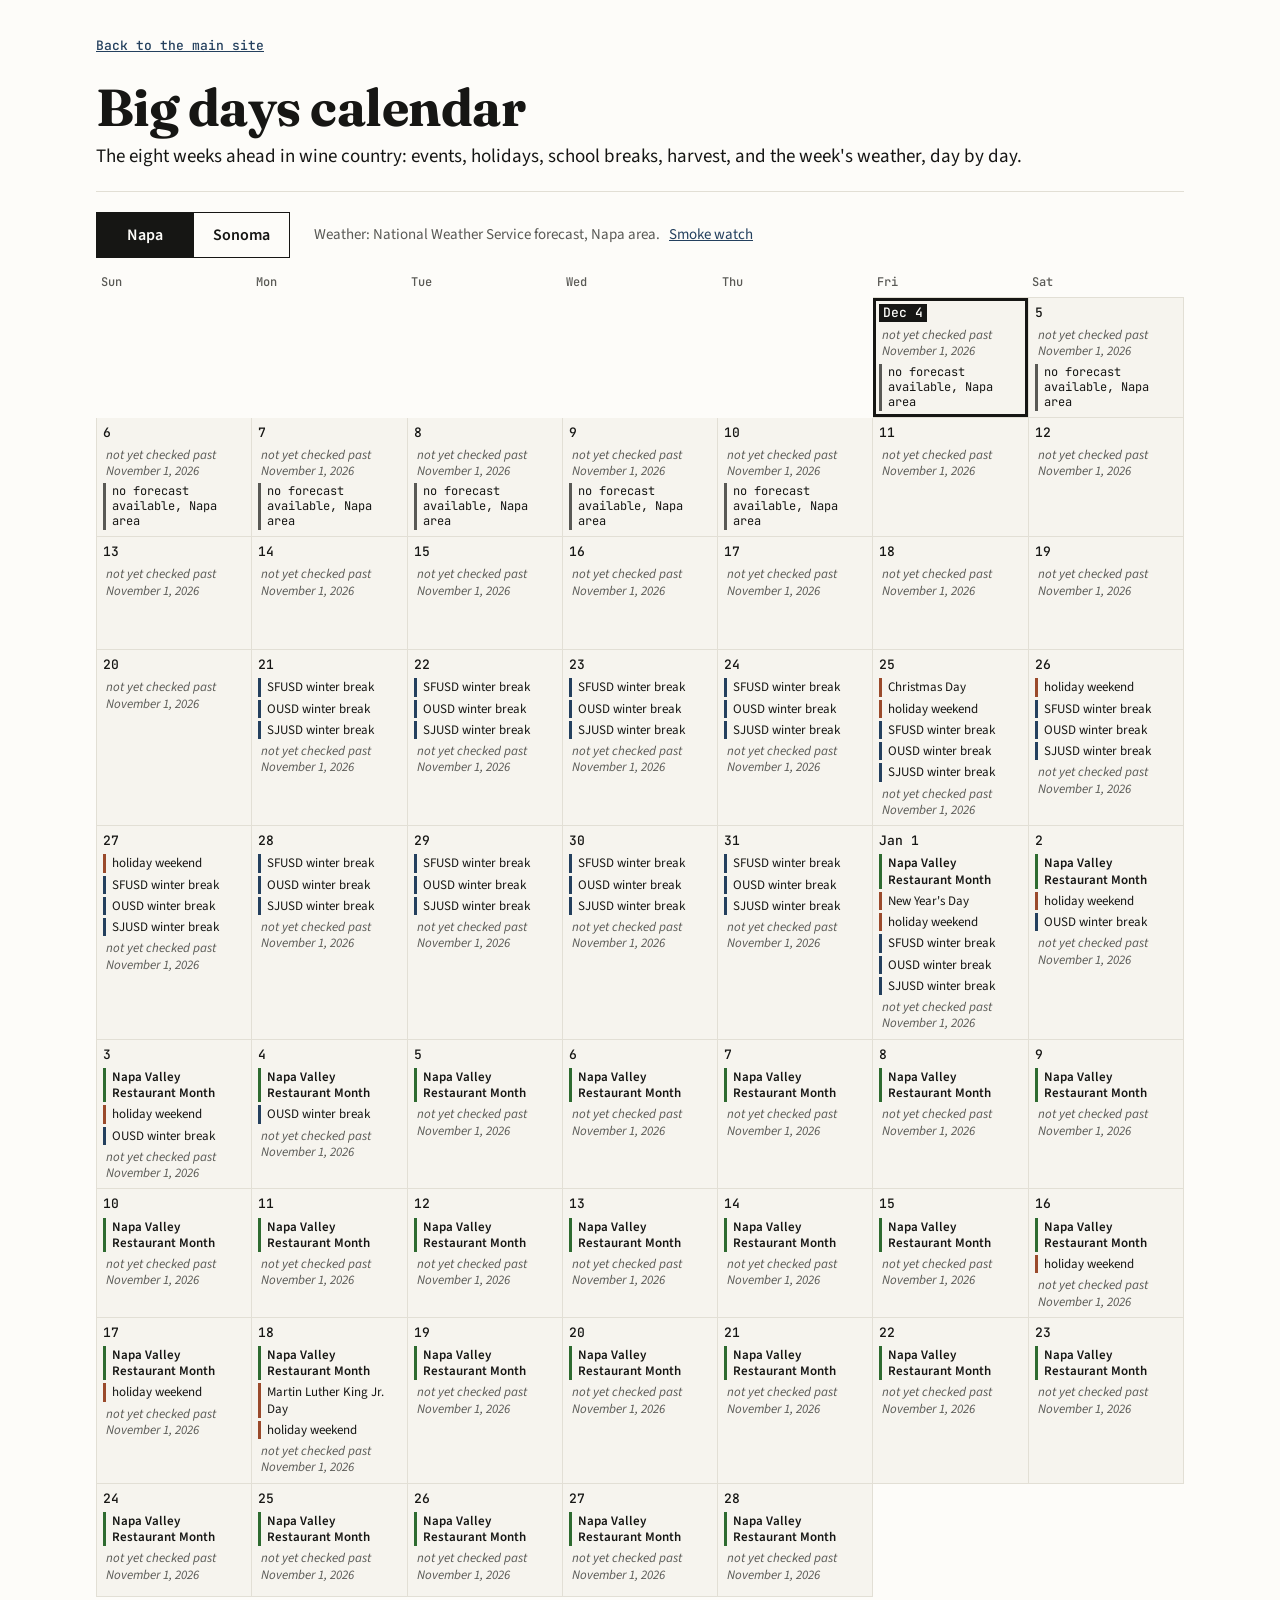
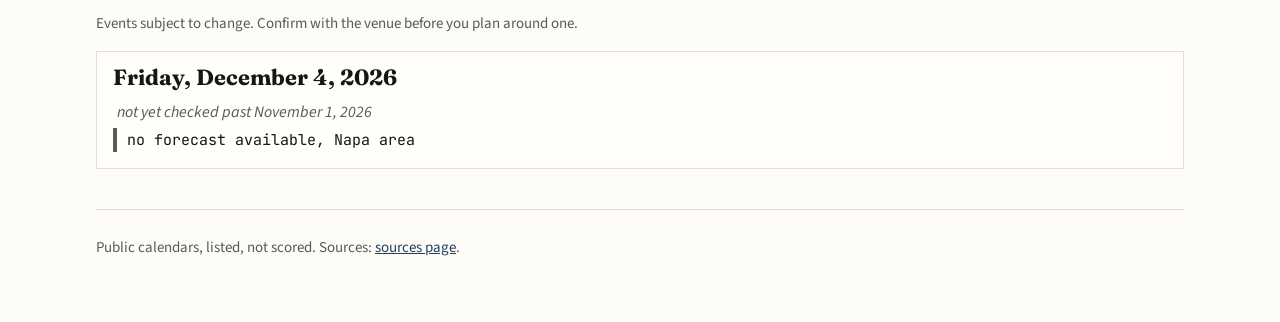
<file: tools/bigdays/index.html>
<!doctype html>
<html lang="en">
<head>
<meta charset="utf-8">
<meta name="viewport" content="width=device-width, initial-scale=1">
<title>Big days calendar</title>
<meta name="description" content="The eight weeks ahead in wine country: events, holidays, school breaks, harvest, and the week's weather, day by day.">
<link rel="preconnect" href="https://fonts.googleapis.com">
<link rel="preconnect" href="https://fonts.gstatic.com" crossorigin>
<link rel="stylesheet" href="https://fonts.googleapis.com/css2?family=Fraunces:opsz,wght@9..144,500;9..144,700&amp;family=Source+Sans+3:wght@400;600;700&amp;family=JetBrains+Mono:wght@400;500&amp;display=swap">
<link rel="icon" href="data:,">
<link rel="stylesheet" href="bigdays.css">
<script src="bigdays.js" defer></script>
</head>
<body>
<div class="wrap">

  <header class="top">
    <p class="back"><a href="../../">Back to the main site</a></p>
    <h1>Big days calendar</h1>
    <p class="lede">The eight weeks ahead in wine country: events, holidays, school breaks, harvest, and the week's weather, day by day.</p>
  </header>

  <main id="main">
    <div class="controls js-only" hidden>
      <div class="toggle" role="group" aria-label="County">
        <button type="button" data-county="napa" aria-pressed="true">Napa</button>
        <button type="button" data-county="sonoma" aria-pressed="false">Sonoma</button>
      </div>
      <p class="weather-line">Weather: National Weather Service forecast, <span id="weather-line-area">Napa area</span>. <a href="../../#built">Smoke watch</a></p>
    </div>

    <section class="cal js-only" aria-label="Eight weeks" hidden>
      <table class="grid">
        <thead>
          <tr><th scope="col" abbr="Sunday">Sun</th><th scope="col" abbr="Monday">Mon</th><th scope="col" abbr="Tuesday">Tue</th><th scope="col" abbr="Wednesday">Wed</th><th scope="col" abbr="Thursday">Thu</th><th scope="col" abbr="Friday">Fri</th><th scope="col" abbr="Saturday">Sat</th></tr>
        </thead>
        <tbody id="grid-body"></tbody>
      </table>
      <p class="change-note">Events subject to change. Confirm with the venue before you plan around one.</p>
      <div id="detail" class="detail"></div>
      <p id="announce" class="sr-only" aria-live="polite"></p>
    </section>

<!-- bigdays-agenda:start -->
<section id="agenda" class="agenda nojs-only" aria-labelledby="agenda-h" data-start="2026-11-01">
  <h2 id="agenda-h">November 1, 2026 to December 26, 2026</h2>
  <p class="agenda-note">Weather needs JavaScript.</p>
  <ol class="agenda-days">
    <li><h3>Sunday, November 1, 2026</h3><ul class="tags"><li class="tag tag--quiet">quiet</li></ul></li>
    <li><h3>Monday, November 2, 2026</h3><ul class="tags"><li class="tag tag--unchecked">not yet checked past November 1, 2026</li></ul></li>
    <li><h3>Tuesday, November 3, 2026</h3><ul class="tags"><li class="tag tag--unchecked">not yet checked past November 1, 2026</li></ul></li>
    <li><h3>Wednesday, November 4, 2026</h3><ul class="tags"><li class="tag tag--unchecked">not yet checked past November 1, 2026</li></ul></li>
    <li><h3>Thursday, November 5, 2026</h3><ul class="tags"><li class="tag tag--unchecked">not yet checked past November 1, 2026</li></ul></li>
    <li><h3>Friday, November 6, 2026</h3><ul class="tags"><li class="tag tag--event">SIFF Awards Buzz MiniFest (Sonoma)</li><li class="tag tag--unchecked">not yet checked past November 1, 2026</li></ul></li>
    <li><h3>Saturday, November 7, 2026</h3><ul class="tags"><li class="tag tag--event">SIFF Awards Buzz MiniFest (Sonoma)</li><li class="tag tag--unchecked">not yet checked past November 1, 2026</li></ul></li>
    <li><h3>Sunday, November 8, 2026</h3><ul class="tags"><li class="tag tag--event">SIFF Awards Buzz MiniFest (Sonoma)</li><li class="tag tag--unchecked">not yet checked past November 1, 2026</li></ul></li>
    <li><h3>Monday, November 9, 2026</h3><ul class="tags"><li class="tag tag--unchecked">not yet checked past November 1, 2026</li></ul></li>
    <li><h3>Tuesday, November 10, 2026</h3><ul class="tags"><li class="tag tag--unchecked">not yet checked past November 1, 2026</li></ul></li>
    <li><h3>Wednesday, November 11, 2026</h3><ul class="tags"><li class="tag tag--holiday">Veterans Day</li><li class="tag tag--unchecked">not yet checked past November 1, 2026</li></ul></li>
    <li><h3>Thursday, November 12, 2026</h3><ul class="tags"><li class="tag tag--unchecked">not yet checked past November 1, 2026</li></ul></li>
    <li><h3>Friday, November 13, 2026</h3><ul class="tags"><li class="tag tag--unchecked">not yet checked past November 1, 2026</li></ul></li>
    <li><h3>Saturday, November 14, 2026</h3><ul class="tags"><li class="tag tag--unchecked">not yet checked past November 1, 2026</li></ul></li>
    <li><h3>Sunday, November 15, 2026</h3><ul class="tags"><li class="tag tag--unchecked">not yet checked past November 1, 2026</li></ul></li>
    <li><h3>Monday, November 16, 2026</h3><ul class="tags"><li class="tag tag--unchecked">not yet checked past November 1, 2026</li></ul></li>
    <li><h3>Tuesday, November 17, 2026</h3><ul class="tags"><li class="tag tag--unchecked">not yet checked past November 1, 2026</li></ul></li>
    <li><h3>Wednesday, November 18, 2026</h3><ul class="tags"><li class="tag tag--unchecked">not yet checked past November 1, 2026</li></ul></li>
    <li><h3>Thursday, November 19, 2026</h3><ul class="tags"><li class="tag tag--unchecked">not yet checked past November 1, 2026</li></ul></li>
    <li><h3>Friday, November 20, 2026</h3><ul class="tags"><li class="tag tag--unchecked">not yet checked past November 1, 2026</li></ul></li>
    <li><h3>Saturday, November 21, 2026</h3><ul class="tags"><li class="tag tag--unchecked">not yet checked past November 1, 2026</li></ul></li>
    <li><h3>Sunday, November 22, 2026</h3><ul class="tags"><li class="tag tag--unchecked">not yet checked past November 1, 2026</li></ul></li>
    <li><h3>Monday, November 23, 2026</h3><ul class="tags"><li class="tag tag--break">SFUSD Thanksgiving break</li><li class="tag tag--break">OUSD Thanksgiving break</li><li class="tag tag--unchecked">not yet checked past November 1, 2026</li></ul></li>
    <li><h3>Tuesday, November 24, 2026</h3><ul class="tags"><li class="tag tag--break">SFUSD Thanksgiving break</li><li class="tag tag--break">OUSD Thanksgiving break</li><li class="tag tag--unchecked">not yet checked past November 1, 2026</li></ul></li>
    <li><h3>Wednesday, November 25, 2026</h3><ul class="tags"><li class="tag tag--break">SFUSD Thanksgiving break</li><li class="tag tag--break">OUSD Thanksgiving break</li><li class="tag tag--break">SJUSD Thanksgiving break</li><li class="tag tag--unchecked">not yet checked past November 1, 2026</li></ul></li>
    <li><h3>Thursday, November 26, 2026</h3><ul class="tags"><li class="tag tag--holiday">Thanksgiving Day</li><li class="tag tag--weekend">holiday weekend</li><li class="tag tag--break">SFUSD Thanksgiving break</li><li class="tag tag--break">OUSD Thanksgiving break</li><li class="tag tag--break">SJUSD Thanksgiving break</li><li class="tag tag--unchecked">not yet checked past November 1, 2026</li></ul></li>
    <li><h3>Friday, November 27, 2026</h3><ul class="tags"><li class="tag tag--holiday">Day after Thanksgiving</li><li class="tag tag--weekend">holiday weekend</li><li class="tag tag--break">SFUSD Thanksgiving break</li><li class="tag tag--break">OUSD Thanksgiving break</li><li class="tag tag--break">SJUSD Thanksgiving break</li><li class="tag tag--unchecked">not yet checked past November 1, 2026</li></ul></li>
    <li><h3>Saturday, November 28, 2026</h3><ul class="tags"><li class="tag tag--weekend">holiday weekend</li><li class="tag tag--unchecked">not yet checked past November 1, 2026</li></ul></li>
    <li><h3>Sunday, November 29, 2026</h3><ul class="tags"><li class="tag tag--weekend">holiday weekend</li><li class="tag tag--unchecked">not yet checked past November 1, 2026</li></ul></li>
    <li><h3>Monday, November 30, 2026</h3><ul class="tags"><li class="tag tag--unchecked">not yet checked past November 1, 2026</li></ul></li>
    <li><h3>Tuesday, December 1, 2026</h3><ul class="tags"><li class="tag tag--unchecked">not yet checked past November 1, 2026</li></ul></li>
    <li><h3>Wednesday, December 2, 2026</h3><ul class="tags"><li class="tag tag--unchecked">not yet checked past November 1, 2026</li></ul></li>
    <li><h3>Thursday, December 3, 2026</h3><ul class="tags"><li class="tag tag--unchecked">not yet checked past November 1, 2026</li></ul></li>
    <li><h3>Friday, December 4, 2026</h3><ul class="tags"><li class="tag tag--unchecked">not yet checked past November 1, 2026</li></ul></li>
    <li><h3>Saturday, December 5, 2026</h3><ul class="tags"><li class="tag tag--unchecked">not yet checked past November 1, 2026</li></ul></li>
    <li><h3>Sunday, December 6, 2026</h3><ul class="tags"><li class="tag tag--unchecked">not yet checked past November 1, 2026</li></ul></li>
    <li><h3>Monday, December 7, 2026</h3><ul class="tags"><li class="tag tag--unchecked">not yet checked past November 1, 2026</li></ul></li>
    <li><h3>Tuesday, December 8, 2026</h3><ul class="tags"><li class="tag tag--unchecked">not yet checked past November 1, 2026</li></ul></li>
    <li><h3>Wednesday, December 9, 2026</h3><ul class="tags"><li class="tag tag--unchecked">not yet checked past November 1, 2026</li></ul></li>
    <li><h3>Thursday, December 10, 2026</h3><ul class="tags"><li class="tag tag--unchecked">not yet checked past November 1, 2026</li></ul></li>
    <li><h3>Friday, December 11, 2026</h3><ul class="tags"><li class="tag tag--unchecked">not yet checked past November 1, 2026</li></ul></li>
    <li><h3>Saturday, December 12, 2026</h3><ul class="tags"><li class="tag tag--unchecked">not yet checked past November 1, 2026</li></ul></li>
    <li><h3>Sunday, December 13, 2026</h3><ul class="tags"><li class="tag tag--unchecked">not yet checked past November 1, 2026</li></ul></li>
    <li><h3>Monday, December 14, 2026</h3><ul class="tags"><li class="tag tag--unchecked">not yet checked past November 1, 2026</li></ul></li>
    <li><h3>Tuesday, December 15, 2026</h3><ul class="tags"><li class="tag tag--unchecked">not yet checked past November 1, 2026</li></ul></li>
    <li><h3>Wednesday, December 16, 2026</h3><ul class="tags"><li class="tag tag--unchecked">not yet checked past November 1, 2026</li></ul></li>
    <li><h3>Thursday, December 17, 2026</h3><ul class="tags"><li class="tag tag--unchecked">not yet checked past November 1, 2026</li></ul></li>
    <li><h3>Friday, December 18, 2026</h3><ul class="tags"><li class="tag tag--unchecked">not yet checked past November 1, 2026</li></ul></li>
    <li><h3>Saturday, December 19, 2026</h3><ul class="tags"><li class="tag tag--unchecked">not yet checked past November 1, 2026</li></ul></li>
    <li><h3>Sunday, December 20, 2026</h3><ul class="tags"><li class="tag tag--unchecked">not yet checked past November 1, 2026</li></ul></li>
    <li><h3>Monday, December 21, 2026</h3><ul class="tags"><li class="tag tag--break">SFUSD winter break</li><li class="tag tag--break">OUSD winter break</li><li class="tag tag--break">SJUSD winter break</li><li class="tag tag--unchecked">not yet checked past November 1, 2026</li></ul></li>
    <li><h3>Tuesday, December 22, 2026</h3><ul class="tags"><li class="tag tag--break">SFUSD winter break</li><li class="tag tag--break">OUSD winter break</li><li class="tag tag--break">SJUSD winter break</li><li class="tag tag--unchecked">not yet checked past November 1, 2026</li></ul></li>
    <li><h3>Wednesday, December 23, 2026</h3><ul class="tags"><li class="tag tag--break">SFUSD winter break</li><li class="tag tag--break">OUSD winter break</li><li class="tag tag--break">SJUSD winter break</li><li class="tag tag--unchecked">not yet checked past November 1, 2026</li></ul></li>
    <li><h3>Thursday, December 24, 2026</h3><ul class="tags"><li class="tag tag--break">SFUSD winter break</li><li class="tag tag--break">OUSD winter break</li><li class="tag tag--break">SJUSD winter break</li><li class="tag tag--unchecked">not yet checked past November 1, 2026</li></ul></li>
    <li><h3>Friday, December 25, 2026</h3><ul class="tags"><li class="tag tag--holiday">Christmas Day</li><li class="tag tag--weekend">holiday weekend</li><li class="tag tag--break">SFUSD winter break</li><li class="tag tag--break">OUSD winter break</li><li class="tag tag--break">SJUSD winter break</li><li class="tag tag--unchecked">not yet checked past November 1, 2026</li></ul></li>
    <li><h3>Saturday, December 26, 2026</h3><ul class="tags"><li class="tag tag--weekend">holiday weekend</li><li class="tag tag--break">SFUSD winter break</li><li class="tag tag--break">OUSD winter break</li><li class="tag tag--break">SJUSD winter break</li><li class="tag tag--unchecked">not yet checked past November 1, 2026</li></ul></li>
  </ol>
  <p class="change-note">Events subject to change. Confirm with the venue before you plan around one.</p>
</section>
<!-- bigdays-agenda:end -->
  </main>

  <footer class="foot">
    <p>Public calendars, listed, not scored. Sources: <a href="sources.html">sources page</a>.</p>
  </footer>
</div>
<!-- bigdays-data:start -->
<script type="application/json" id="bigdays-data">{"events":{"meta":{"verified_through":"2026-11-01","last_reviewed":"2026-11-01","note":"Events whose dates are not yet published are listed here but do not appear on the calendar.","last_sweep":null},"events":[{"id":"siff-awards-buzz-minifest-2026","name":"SIFF Awards Buzz MiniFest","county":"sonoma","start":"2026-11-06","end":"2026-11-08","status":"confirmed","source_url":"https://sonomafilmfest.org/","last_checked":"2026-11-01","note":"Listed by the Sonoma International Film Festival as its inaugural Awards Buzz MiniFest."},{"id":"napa-valley-restaurant-month-2027","name":"Napa Valley Restaurant Month","county":"napa","start":"2027-01-01","end":"2027-01-31","status":"confirmed","source_url":"https://www.visitnapavalley.com/restaurant-month/","last_checked":"2026-11-01","note":"Page body says January 1-31, 2027; the page title still says January 2026."},{"id":"healdsburg-jazz-winterfest-2027","name":"Healdsburg Jazz Winterfest","county":"sonoma","start":"2027-01-28","end":"2027-01-31","status":"confirmed","source_url":"https://healdsburgjazz.org/","last_checked":"2026-11-01","note":null},{"id":"sonoma-county-restaurant-week-2027","name":"Sonoma County Restaurant Week","county":"sonoma","start":null,"end":null,"status":"tentative","source_url":"https://www.sonomacounty.com/restaurant-week","last_checked":"2026-11-01","note":"Page still shows the 2026 dates (February 23 to March 1, 2026) and says to stay tuned; 2027 dates not published."},{"id":"sonoma-international-film-festival-2027","name":"Sonoma International Film Festival","county":"sonoma","start":"2027-03-16","end":"2027-03-21","status":"confirmed","source_url":"https://sonomafilmfest.org/","last_checked":"2026-11-01","note":null},{"id":"bottlerock-napa-valley-2027","name":"BottleRock Napa Valley","county":"napa","start":"2027-05-28","end":"2027-05-30","status":"confirmed","source_url":"https://www.bottlerocknapavalley.com/","last_checked":"2026-11-01","note":null},{"id":"auction-napa-valley-2027","name":"Auction Napa Valley","county":"napa","start":"2027-06-03","end":"2027-06-05","status":"confirmed","source_url":"https://www.collectivenapavalley.org/events/","last_checked":"2026-11-01","note":"auctionnapavalley.org redirects to Collective Napa Valley's events page, which lists Auction Napa Valley 2027."},{"id":"healdsburg-jazz-summerfest-2027","name":"Healdsburg Jazz Summerfest","county":"sonoma","start":"2027-06-11","end":"2027-06-20","status":"confirmed","source_url":"https://healdsburgjazz.org/","last_checked":"2026-11-01","note":null},{"id":"sonoma-county-fair-2027","name":"Sonoma County Fair","county":"sonoma","start":null,"end":null,"status":"tentative","source_url":"https://www.sonomacountyfair.com/","last_checked":"2026-11-01","note":"Official site returned HTTP 429 on every try on 2026-11-01; dates not read."},{"id":"napa-town-country-fair-2027","name":"Napa Town & Country Fair","county":"napa","start":null,"end":null,"status":"tentative","source_url":"https://www.napafair.org/","last_checked":"2026-11-01","note":"Official site still shows the 2026 fair (August 6-9, 2026); 2027 dates not published."},{"id":"sonoma-county-harvest-fair-2027","name":"Sonoma County Harvest Fair","county":"sonoma","start":null,"end":null,"status":"tentative","source_url":"https://www.harvestfair.org/","last_checked":"2026-11-01","note":"Official site shows 2026 results only; 2027 dates not published."},{"id":"russian-river-jazz-blues-2027","name":"Russian River Jazz & Blues Festival","county":"sonoma","start":null,"end":null,"status":"tentative","source_url":"https://www.russianriverfestivals.com/","last_checked":"2026-11-01","note":"Official site refused the connection on 2026-11-01; not verified that the festival still runs."},{"id":"napa-valley-film-festival-2027","name":"Napa Valley Film Festival","county":"napa","start":null,"end":null,"status":"tentative","source_url":"https://www.napavalleyfilmfest.org/","last_checked":"2026-11-01","note":"Site describes a 2026 relaunch event (no date given) and the full festival's return in 2027 (no dates given)."}]},"school_breaks":{"meta":{"school_year":"2026-27","last_reviewed":"2026-11-01","note":"Only these districts, from each district's own published calendar. Los Angeles Unified is left out: lausd.org refused automated requests (HTTP 403) on 2026-11-01 and no third-party copy is used."},"districts":[{"id":"SFUSD","name":"San Francisco Unified","calendar_title":"SFUSD School Holiday Calendar 2026-2027","source_url":"https://www.sfusd.edu/sites/default/files/2026-08/New%20SFUSD-Holiday-Calendar-2026-2027.pdf","last_checked":"2026-11-01","breaks":[{"kind":"thanksgiving","tag":"SFUSD Thanksgiving break","district_label":"Fall Recess","start":"2026-11-23","end":"2026-11-27"},{"kind":"winter","tag":"SFUSD winter break","district_label":"Winter Recess","start":"2026-12-21","end":"2027-01-01"},{"kind":"spring","tag":"SFUSD spring break","district_label":"Spring Recess","start":"2027-03-26","end":"2027-04-02"}]},{"id":"OUSD","name":"Oakland Unified","calendar_title":"OUSD 2026-27 School Calendar","source_url":"https://www.ousd.org/fs/resource-manager/view/7a9327b9-4301-4796-9750-3e8cf058f763","last_checked":"2026-11-01","breaks":[{"kind":"thanksgiving","tag":"OUSD Thanksgiving break","district_label":"Thanksgiving Break","start":"2026-11-23","end":"2026-11-27"},{"kind":"winter","tag":"OUSD winter break","district_label":"Winter Break","start":"2026-12-21","end":"2027-01-04"},{"kind":"spring","tag":"OUSD spring break","district_label":"Spring Break","start":"2027-03-29","end":"2027-04-02"}]},{"id":"SJUSD","name":"San Jose Unified","calendar_title":"SJUSD 2026-2027 Student Calendar","source_url":"https://www.sjusd.org/fs/resource-manager/view/570d295b-315c-4fcf-ba30-68f358ea9c24","last_checked":"2026-11-01","breaks":[{"kind":"thanksgiving","tag":"SJUSD Thanksgiving break","district_label":"Thanksgiving recess","start":"2026-11-25","end":"2026-11-27"},{"kind":"winter","tag":"SJUSD winter break","district_label":"New Year recess","start":"2026-12-21","end":"2027-01-01"},{"kind":"winter","tag":"SJUSD February break","district_label":"Winter recess","start":"2027-02-15","end":"2027-02-19"},{"kind":"spring","tag":"SJUSD spring break","district_label":"Spring recess","start":"2027-04-05","end":"2027-04-09"}]}]},"holidays":{"meta":{"years":[2026,2027],"generated_by":"python3 tools/bigdays/bigdays.py --emit-holidays 2026 2027","counts":"U.S. federal holidays (5 U.S.C. 6103) plus California's Cesar Chavez Day (March 31, Gov. Code 6700) and the day after Thanksgiving (Gov. Code 19853).","observed_rule":"Federal: Saturday holidays are observed the Friday before, Sunday holidays the Monday after. California holidays: Sunday is observed the Monday after; Saturday is not moved (the day after Thanksgiving is always a Friday).","three_day_weekend_rule":"An observed holiday on a Monday makes Saturday, Sunday and Monday a holiday weekend; on a Friday, Friday, Saturday and Sunday. Thanksgiving week: Thursday through Sunday (the day after Thanksgiving is a California holiday). Other midweek holidays make none."},"holidays":[{"name":"New Year's Day","kind":"federal","date":"2026-01-01","observed":"2026-01-01"},{"name":"Martin Luther King Jr. Day","kind":"federal","date":"2026-01-19","observed":"2026-01-19"},{"name":"Washington's Birthday","kind":"federal","date":"2026-02-16","observed":"2026-02-16"},{"name":"Cesar Chavez Day","kind":"california","date":"2026-03-31","observed":"2026-03-31"},{"name":"Memorial Day","kind":"federal","date":"2026-05-25","observed":"2026-05-25"},{"name":"Juneteenth","kind":"federal","date":"2026-06-19","observed":"2026-06-19"},{"name":"Independence Day","kind":"federal","date":"2026-07-04","observed":"2026-07-03"},{"name":"Labor Day","kind":"federal","date":"2026-09-07","observed":"2026-09-07"},{"name":"Columbus Day","kind":"federal","date":"2026-10-12","observed":"2026-10-12"},{"name":"Veterans Day","kind":"federal","date":"2026-11-11","observed":"2026-11-11"},{"name":"Thanksgiving Day","kind":"federal","date":"2026-11-26","observed":"2026-11-26"},{"name":"Day after Thanksgiving","kind":"california","date":"2026-11-27","observed":"2026-11-27"},{"name":"Christmas Day","kind":"federal","date":"2026-12-25","observed":"2026-12-25"},{"name":"New Year's Day","kind":"federal","date":"2027-01-01","observed":"2027-01-01"},{"name":"Martin Luther King Jr. Day","kind":"federal","date":"2027-01-18","observed":"2027-01-18"},{"name":"Washington's Birthday","kind":"federal","date":"2027-02-15","observed":"2027-02-15"},{"name":"Cesar Chavez Day","kind":"california","date":"2027-03-31","observed":"2027-03-31"},{"name":"Memorial Day","kind":"federal","date":"2027-05-31","observed":"2027-05-31"},{"name":"Juneteenth","kind":"federal","date":"2027-06-19","observed":"2027-06-18"},{"name":"Independence Day","kind":"federal","date":"2027-07-04","observed":"2027-07-05"},{"name":"Labor Day","kind":"federal","date":"2027-09-06","observed":"2027-09-06"},{"name":"Columbus Day","kind":"federal","date":"2027-10-11","observed":"2027-10-11"},{"name":"Veterans Day","kind":"federal","date":"2027-11-11","observed":"2027-11-11"},{"name":"Thanksgiving Day","kind":"federal","date":"2027-11-25","observed":"2027-11-25"},{"name":"Day after Thanksgiving","kind":"california","date":"2027-11-26","observed":"2027-11-26"},{"name":"Christmas Day","kind":"federal","date":"2027-12-25","observed":"2027-12-24"},{"name":"New Year's Day","kind":"federal","date":"2028-01-01","observed":"2027-12-31"}],"three_day_weekends":[{"holiday":"Martin Luther King Jr. Day","dates":["2026-01-17","2026-01-18","2026-01-19"]},{"holiday":"Washington's Birthday","dates":["2026-02-14","2026-02-15","2026-02-16"]},{"holiday":"Memorial Day","dates":["2026-05-23","2026-05-24","2026-05-25"]},{"holiday":"Juneteenth","dates":["2026-06-19","2026-06-20","2026-06-21"]},{"holiday":"Independence Day","dates":["2026-07-03","2026-07-04","2026-07-05"]},{"holiday":"Labor Day","dates":["2026-09-05","2026-09-06","2026-09-07"]},{"holiday":"Columbus Day","dates":["2026-10-10","2026-10-11","2026-10-12"]},{"holiday":"Day after Thanksgiving","dates":["2026-11-26","2026-11-27","2026-11-28","2026-11-29"]},{"holiday":"Christmas Day","dates":["2026-12-25","2026-12-26","2026-12-27"]},{"holiday":"New Year's Day","dates":["2027-01-01","2027-01-02","2027-01-03"]},{"holiday":"Martin Luther King Jr. Day","dates":["2027-01-16","2027-01-17","2027-01-18"]},{"holiday":"Washington's Birthday","dates":["2027-02-13","2027-02-14","2027-02-15"]},{"holiday":"Memorial Day","dates":["2027-05-29","2027-05-30","2027-05-31"]},{"holiday":"Juneteenth","dates":["2027-06-18","2027-06-19","2027-06-20"]},{"holiday":"Independence Day","dates":["2027-07-03","2027-07-04","2027-07-05"]},{"holiday":"Labor Day","dates":["2027-09-04","2027-09-05","2027-09-06"]},{"holiday":"Columbus Day","dates":["2027-10-09","2027-10-10","2027-10-11"]},{"holiday":"Day after Thanksgiving","dates":["2027-11-25","2027-11-26","2027-11-27","2027-11-28"]},{"holiday":"Christmas Day","dates":["2027-12-24","2027-12-25","2027-12-26"]},{"holiday":"New Year's Day","dates":["2027-12-31","2028-01-01","2028-01-02"]}]},"weather_points":{"source":"National Weather Service, api.weather.gov (public domain)","heat_threshold_f":95,"days":7,"points":{"napa":{"label":"Napa area","place":"City of Napa","lat":38.2975,"lon":-122.2869},"sonoma":{"label":"Santa Rosa area","place":"City of Santa Rosa","lat":38.4404,"lon":-122.7141}}}}</script>
<!-- bigdays-data:end -->
</body>
</html>
</file>
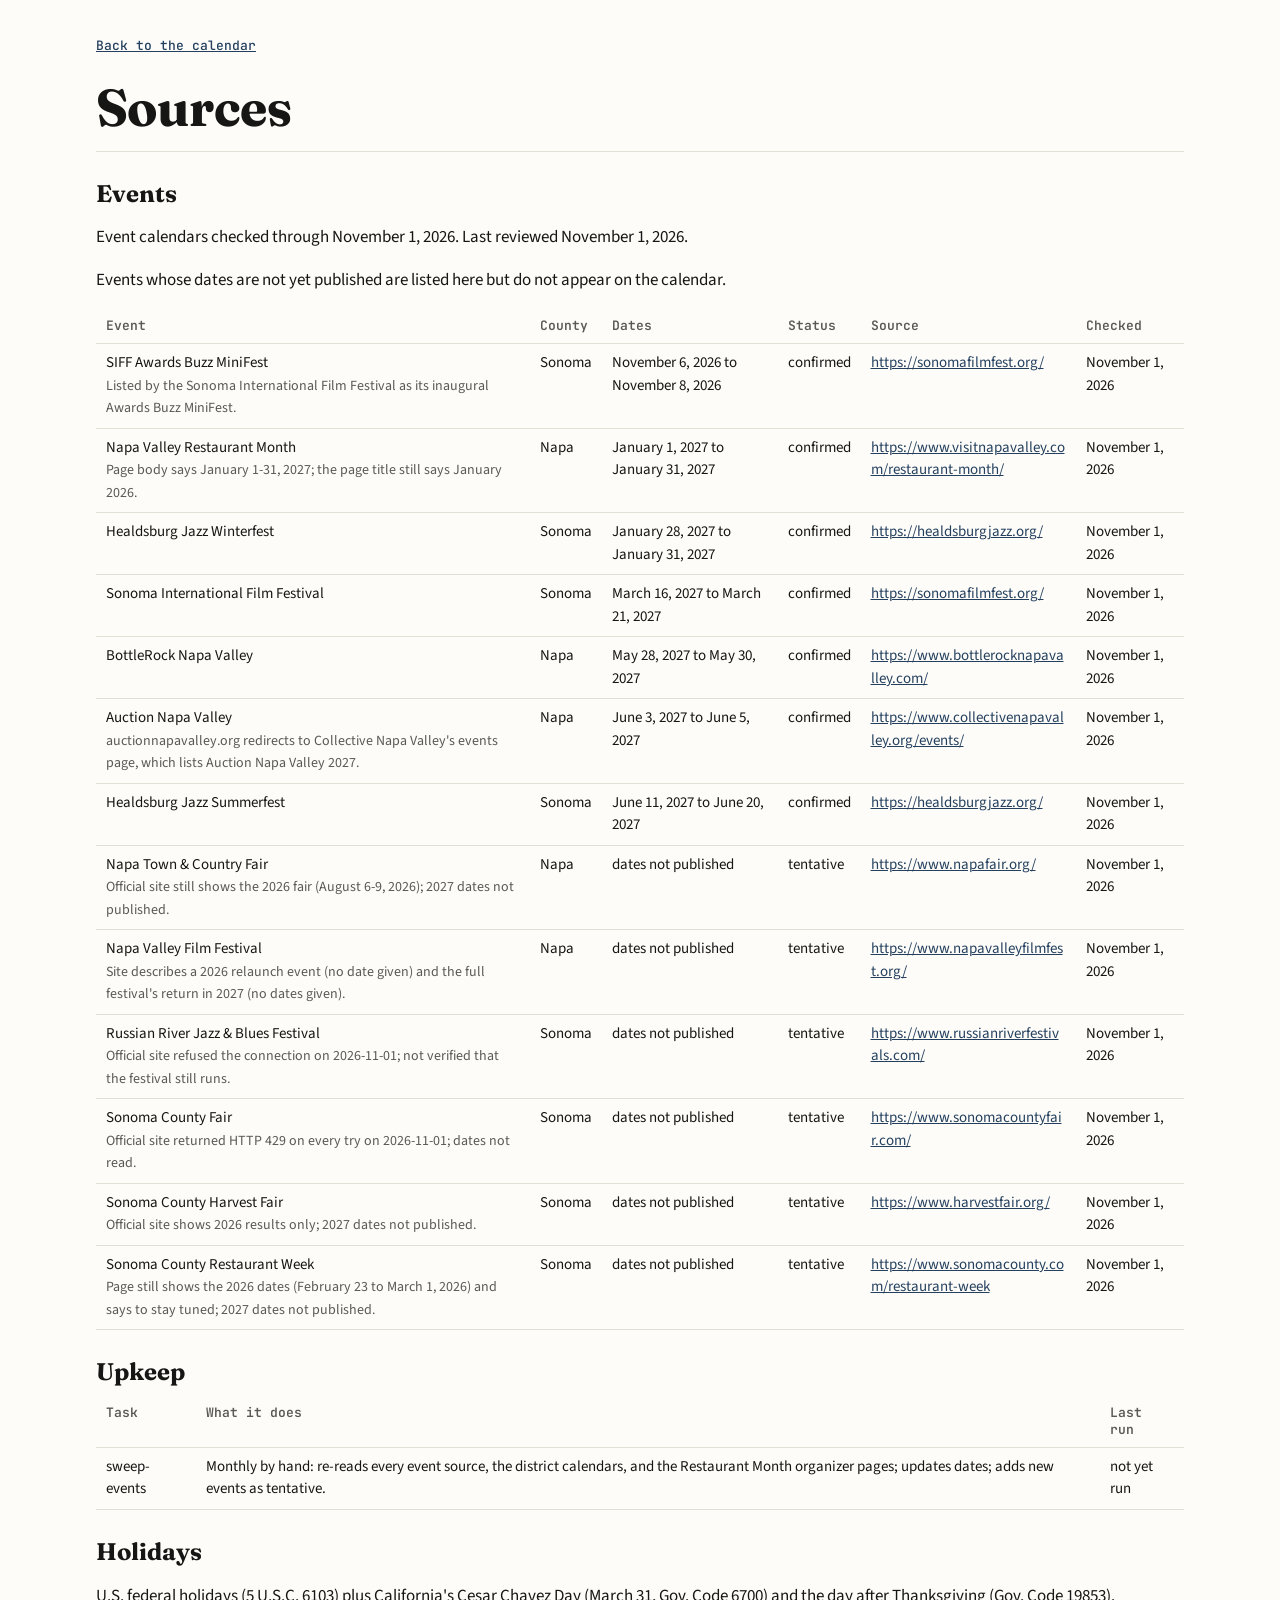
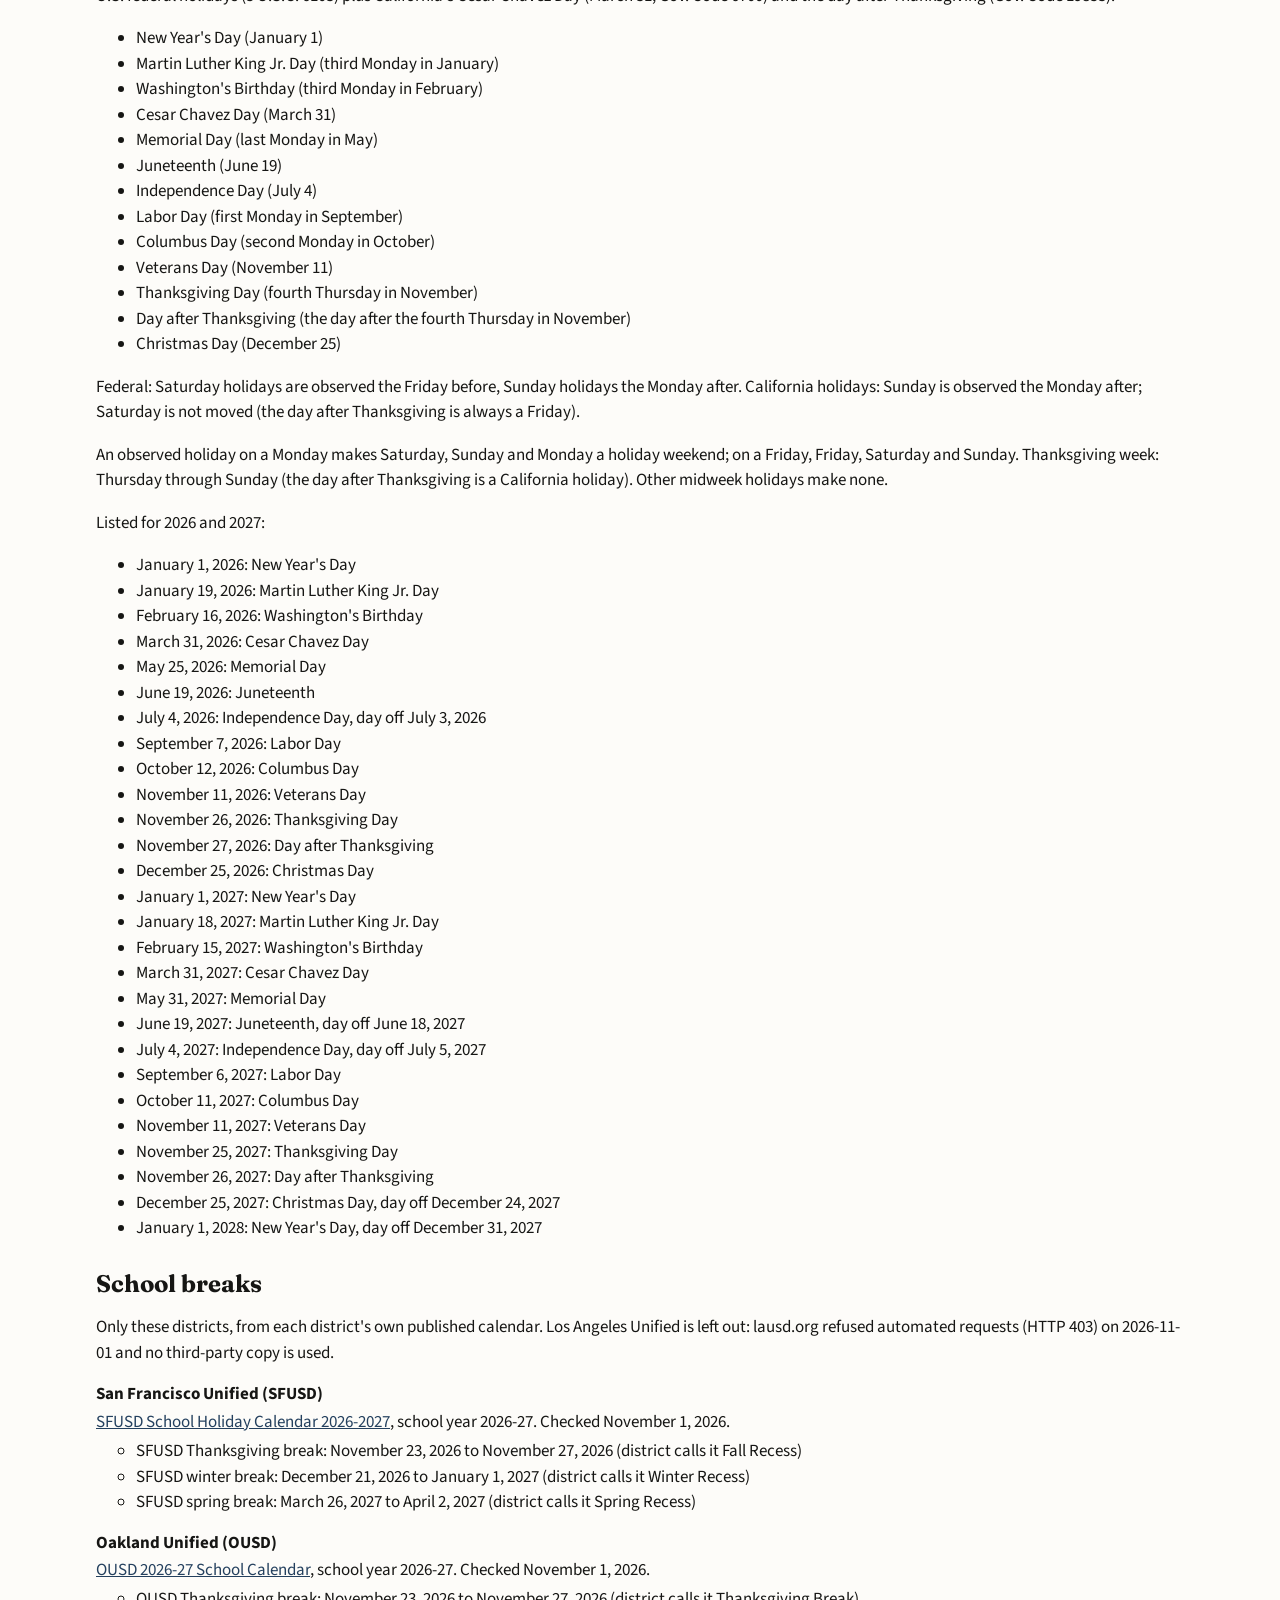
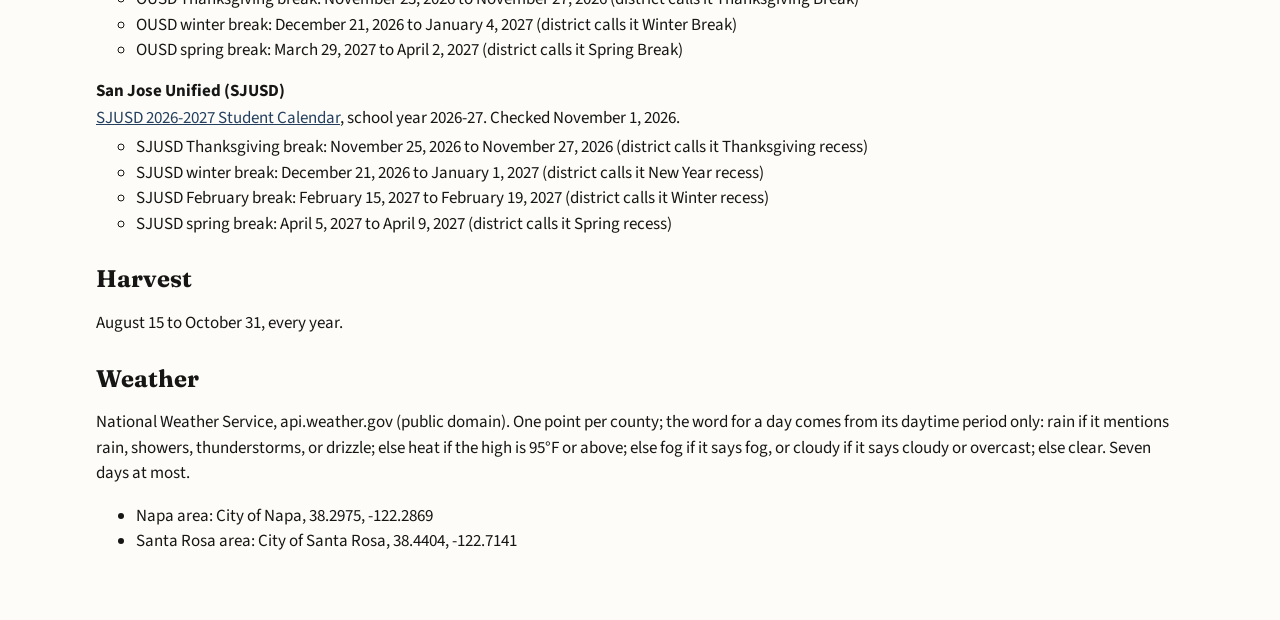
<file: tools/bigdays/sources.html>
<!doctype html>
<html lang="en">
<head>
<meta charset="utf-8">
<meta name="viewport" content="width=device-width, initial-scale=1">
<title>Big days calendar sources</title>
<link rel="preconnect" href="https://fonts.googleapis.com">
<link rel="preconnect" href="https://fonts.gstatic.com" crossorigin>
<link rel="stylesheet" href="https://fonts.googleapis.com/css2?family=Fraunces:opsz,wght@9..144,500;9..144,700&amp;family=Source+Sans+3:wght@400;600;700&amp;family=JetBrains+Mono:wght@400;500&amp;display=swap">
<link rel="icon" href="data:,">
<link rel="stylesheet" href="bigdays.css">
</head>
<body>
<!-- Generated by tools/bigdays/inline.py from data/bigdays/. Do not edit by hand. -->
<div class="wrap">
<header class="top">
<p class="back"><a href="index.html">Back to the calendar</a></p>
<h1>Sources</h1>
</header>
<main class="sources">
<h2>Events</h2>
<p>Event calendars checked through November 1, 2026. Last reviewed November 1, 2026.</p>
<p>Events whose dates are not yet published are listed here but do not appear on the calendar.</p>
<div class="table-wrap"><table>
<thead><tr><th scope="col">Event</th><th scope="col">County</th><th scope="col">Dates</th><th scope="col">Status</th><th scope="col">Source</th><th scope="col">Checked</th></tr></thead>
<tbody>
<tr><td>SIFF Awards Buzz MiniFest<br><span class="note">Listed by the Sonoma International Film Festival as its inaugural Awards Buzz MiniFest.</span></td><td>Sonoma</td><td>November 6, 2026 to November 8, 2026</td><td>confirmed</td><td><a href="https://sonomafilmfest.org/" rel="noopener">https://sonomafilmfest.org/</a></td><td>November 1, 2026</td></tr>
<tr><td>Napa Valley Restaurant Month<br><span class="note">Page body says January 1-31, 2027; the page title still says January 2026.</span></td><td>Napa</td><td>January 1, 2027 to January 31, 2027</td><td>confirmed</td><td><a href="https://www.visitnapavalley.com/restaurant-month/" rel="noopener">https://www.visitnapavalley.com/restaurant-month/</a></td><td>November 1, 2026</td></tr>
<tr><td>Healdsburg Jazz Winterfest</td><td>Sonoma</td><td>January 28, 2027 to January 31, 2027</td><td>confirmed</td><td><a href="https://healdsburgjazz.org/" rel="noopener">https://healdsburgjazz.org/</a></td><td>November 1, 2026</td></tr>
<tr><td>Sonoma International Film Festival</td><td>Sonoma</td><td>March 16, 2027 to March 21, 2027</td><td>confirmed</td><td><a href="https://sonomafilmfest.org/" rel="noopener">https://sonomafilmfest.org/</a></td><td>November 1, 2026</td></tr>
<tr><td>BottleRock Napa Valley</td><td>Napa</td><td>May 28, 2027 to May 30, 2027</td><td>confirmed</td><td><a href="https://www.bottlerocknapavalley.com/" rel="noopener">https://www.bottlerocknapavalley.com/</a></td><td>November 1, 2026</td></tr>
<tr><td>Auction Napa Valley<br><span class="note">auctionnapavalley.org redirects to Collective Napa Valley&#x27;s events page, which lists Auction Napa Valley 2027.</span></td><td>Napa</td><td>June 3, 2027 to June 5, 2027</td><td>confirmed</td><td><a href="https://www.collectivenapavalley.org/events/" rel="noopener">https://www.collectivenapavalley.org/events/</a></td><td>November 1, 2026</td></tr>
<tr><td>Healdsburg Jazz Summerfest</td><td>Sonoma</td><td>June 11, 2027 to June 20, 2027</td><td>confirmed</td><td><a href="https://healdsburgjazz.org/" rel="noopener">https://healdsburgjazz.org/</a></td><td>November 1, 2026</td></tr>
<tr><td>Napa Town &amp; Country Fair<br><span class="note">Official site still shows the 2026 fair (August 6-9, 2026); 2027 dates not published.</span></td><td>Napa</td><td>dates not published</td><td>tentative</td><td><a href="https://www.napafair.org/" rel="noopener">https://www.napafair.org/</a></td><td>November 1, 2026</td></tr>
<tr><td>Napa Valley Film Festival<br><span class="note">Site describes a 2026 relaunch event (no date given) and the full festival&#x27;s return in 2027 (no dates given).</span></td><td>Napa</td><td>dates not published</td><td>tentative</td><td><a href="https://www.napavalleyfilmfest.org/" rel="noopener">https://www.napavalleyfilmfest.org/</a></td><td>November 1, 2026</td></tr>
<tr><td>Russian River Jazz &amp; Blues Festival<br><span class="note">Official site refused the connection on 2026-11-01; not verified that the festival still runs.</span></td><td>Sonoma</td><td>dates not published</td><td>tentative</td><td><a href="https://www.russianriverfestivals.com/" rel="noopener">https://www.russianriverfestivals.com/</a></td><td>November 1, 2026</td></tr>
<tr><td>Sonoma County Fair<br><span class="note">Official site returned HTTP 429 on every try on 2026-11-01; dates not read.</span></td><td>Sonoma</td><td>dates not published</td><td>tentative</td><td><a href="https://www.sonomacountyfair.com/" rel="noopener">https://www.sonomacountyfair.com/</a></td><td>November 1, 2026</td></tr>
<tr><td>Sonoma County Harvest Fair<br><span class="note">Official site shows 2026 results only; 2027 dates not published.</span></td><td>Sonoma</td><td>dates not published</td><td>tentative</td><td><a href="https://www.harvestfair.org/" rel="noopener">https://www.harvestfair.org/</a></td><td>November 1, 2026</td></tr>
<tr><td>Sonoma County Restaurant Week<br><span class="note">Page still shows the 2026 dates (February 23 to March 1, 2026) and says to stay tuned; 2027 dates not published.</span></td><td>Sonoma</td><td>dates not published</td><td>tentative</td><td><a href="https://www.sonomacounty.com/restaurant-week" rel="noopener">https://www.sonomacounty.com/restaurant-week</a></td><td>November 1, 2026</td></tr>
</tbody>
</table></div>
<h2>Upkeep</h2>
<div class="table-wrap"><table>
<thead><tr><th scope="col">Task</th><th scope="col">What it does</th><th scope="col">Last run</th></tr></thead>
<tbody>
<tr><td>sweep-events</td><td>Monthly by hand: re-reads every event source, the district calendars, and the Restaurant Month organizer pages; updates dates; adds new events as tentative.</td><td>not yet run</td></tr>
</tbody>
</table></div>
<h2>Holidays</h2>
<p>U.S. federal holidays (5 U.S.C. 6103) plus California&#x27;s Cesar Chavez Day (March 31, Gov. Code 6700) and the day after Thanksgiving (Gov. Code 19853).</p>
<ul><li>New Year&#x27;s Day (January 1)</li><li>Martin Luther King Jr. Day (third Monday in January)</li><li>Washington&#x27;s Birthday (third Monday in February)</li><li>Cesar Chavez Day (March 31)</li><li>Memorial Day (last Monday in May)</li><li>Juneteenth (June 19)</li><li>Independence Day (July 4)</li><li>Labor Day (first Monday in September)</li><li>Columbus Day (second Monday in October)</li><li>Veterans Day (November 11)</li><li>Thanksgiving Day (fourth Thursday in November)</li><li>Day after Thanksgiving (the day after the fourth Thursday in November)</li><li>Christmas Day (December 25)</li></ul>
<p>Federal: Saturday holidays are observed the Friday before, Sunday holidays the Monday after. California holidays: Sunday is observed the Monday after; Saturday is not moved (the day after Thanksgiving is always a Friday).</p>
<p>An observed holiday on a Monday makes Saturday, Sunday and Monday a holiday weekend; on a Friday, Friday, Saturday and Sunday. Thanksgiving week: Thursday through Sunday (the day after Thanksgiving is a California holiday). Other midweek holidays make none.</p>
<p>Listed for 2026 and 2027:</p>
<ul><li>January 1, 2026: New Year&#x27;s Day</li><li>January 19, 2026: Martin Luther King Jr. Day</li><li>February 16, 2026: Washington&#x27;s Birthday</li><li>March 31, 2026: Cesar Chavez Day</li><li>May 25, 2026: Memorial Day</li><li>June 19, 2026: Juneteenth</li><li>July 4, 2026: Independence Day, day off July 3, 2026</li><li>September 7, 2026: Labor Day</li><li>October 12, 2026: Columbus Day</li><li>November 11, 2026: Veterans Day</li><li>November 26, 2026: Thanksgiving Day</li><li>November 27, 2026: Day after Thanksgiving</li><li>December 25, 2026: Christmas Day</li><li>January 1, 2027: New Year&#x27;s Day</li><li>January 18, 2027: Martin Luther King Jr. Day</li><li>February 15, 2027: Washington&#x27;s Birthday</li><li>March 31, 2027: Cesar Chavez Day</li><li>May 31, 2027: Memorial Day</li><li>June 19, 2027: Juneteenth, day off June 18, 2027</li><li>July 4, 2027: Independence Day, day off July 5, 2027</li><li>September 6, 2027: Labor Day</li><li>October 11, 2027: Columbus Day</li><li>November 11, 2027: Veterans Day</li><li>November 25, 2027: Thanksgiving Day</li><li>November 26, 2027: Day after Thanksgiving</li><li>December 25, 2027: Christmas Day, day off December 24, 2027</li><li>January 1, 2028: New Year&#x27;s Day, day off December 31, 2027</li></ul>
<h2>School breaks</h2>
<p>Only these districts, from each district&#x27;s own published calendar. Los Angeles Unified is left out: lausd.org refused automated requests (HTTP 403) on 2026-11-01 and no third-party copy is used.</p>
<ul class="districts"><li><h3>San Francisco Unified (SFUSD)</h3><p><a href="https://www.sfusd.edu/sites/default/files/2026-08/New%20SFUSD-Holiday-Calendar-2026-2027.pdf" rel="noopener">SFUSD School Holiday Calendar 2026-2027</a>, school year 2026-27. Checked November 1, 2026.</p><ul><li>SFUSD Thanksgiving break: November 23, 2026 to November 27, 2026 (district calls it Fall Recess)</li><li>SFUSD winter break: December 21, 2026 to January 1, 2027 (district calls it Winter Recess)</li><li>SFUSD spring break: March 26, 2027 to April 2, 2027 (district calls it Spring Recess)</li></ul></li><li><h3>Oakland Unified (OUSD)</h3><p><a href="https://www.ousd.org/fs/resource-manager/view/7a9327b9-4301-4796-9750-3e8cf058f763" rel="noopener">OUSD 2026-27 School Calendar</a>, school year 2026-27. Checked November 1, 2026.</p><ul><li>OUSD Thanksgiving break: November 23, 2026 to November 27, 2026 (district calls it Thanksgiving Break)</li><li>OUSD winter break: December 21, 2026 to January 4, 2027 (district calls it Winter Break)</li><li>OUSD spring break: March 29, 2027 to April 2, 2027 (district calls it Spring Break)</li></ul></li><li><h3>San Jose Unified (SJUSD)</h3><p><a href="https://www.sjusd.org/fs/resource-manager/view/570d295b-315c-4fcf-ba30-68f358ea9c24" rel="noopener">SJUSD 2026-2027 Student Calendar</a>, school year 2026-27. Checked November 1, 2026.</p><ul><li>SJUSD Thanksgiving break: November 25, 2026 to November 27, 2026 (district calls it Thanksgiving recess)</li><li>SJUSD winter break: December 21, 2026 to January 1, 2027 (district calls it New Year recess)</li><li>SJUSD February break: February 15, 2027 to February 19, 2027 (district calls it Winter recess)</li><li>SJUSD spring break: April 5, 2027 to April 9, 2027 (district calls it Spring recess)</li></ul></li></ul>
<h2>Harvest</h2>
<p>August 15 to October 31, every year.</p>
<h2>Weather</h2>
<p>National Weather Service, api.weather.gov (public domain). One point per county; the word for a day comes from its daytime period only: rain if it mentions rain, showers, thunderstorms, or drizzle; else heat if the high is 95&deg;F or above; else fog if it says fog, or cloudy if it says cloudy or overcast; else clear. Seven days at most.</p>
<ul><li>Napa area: City of Napa, 38.2975, -122.2869</li><li>Santa Rosa area: City of Santa Rosa, 38.4404, -122.7141</li></ul>
</main>
</div>
</body>
</html>
</file>
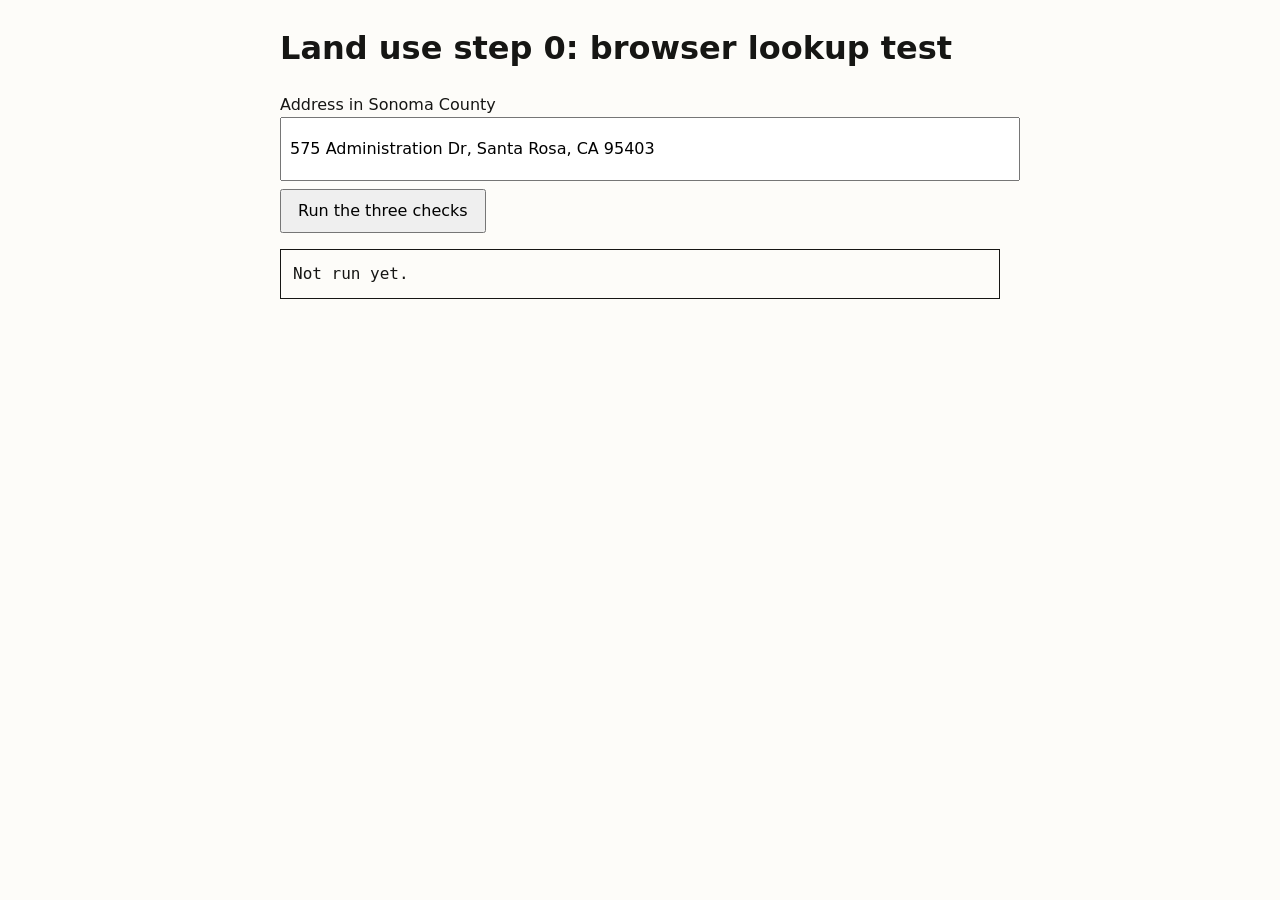
<file: tools/land/step0.html>
<!doctype html>
<html lang="en"><head><meta charset="utf-8"><meta name="viewport" content="width=device-width, initial-scale=1">
<title>Land use step 0: browser lookup test</title><link rel="icon" href="data:,">
<!-- Gate test for tools/LAND-USE.md step (0). Not linked from the site. Proves, from a browser on this origin:
     (a) Census Geocoder by JSONP, (b) Soil Data Access map unit key at a point, (c) that unit's components.
     The address below is a public building; this page sends it to the Census Bureau and the point to USDA, nothing else. -->
<style>body{font:16px/1.5 system-ui,sans-serif;max-width:720px;margin:24px auto;padding:0 16px;background:#FDFCF9;color:#161614}
label,input,button{font:inherit}input{width:100%;min-height:44px;padding:8px}button{min-height:44px;margin-top:8px;padding:0 16px}
pre{white-space:pre-wrap;border:1px solid #161614;padding:12px}</style></head>
<body><h1>Land use step 0: browser lookup test</h1>
<form id="f"><label for="addr">Address in Sonoma County</label>
<input id="addr" value="575 Administration Dr, Santa Rosa, CA 95403"><button type="submit">Run the three checks</button></form>
<pre id="out" role="status" aria-live="polite">Not run yet.</pre>
<script>
var out = document.getElementById('out'), R = window.__step0 = { a: null, b: null, c: null, notes: [] };
function log(s) { out.textContent += '\n' + s; }
function sda(q) {  // Soil Data Access tabular service; a CORS failure shows up as a rejected fetch
  return fetch('https://SDMDataAccess.sc.egov.usda.gov/Tabular/post.rest', { method: 'POST',
    headers: { 'Content-Type': 'application/json' }, body: JSON.stringify({ query: q, format: 'JSON+COLUMNNAME' })
  }).then(function (r) { if (!r.ok) throw new Error('HTTP ' + r.status); return r.json(); });
}
function geocode(addr) {  // (a) JSONP: the Census Geocoder sends no CORS headers
  return new Promise(function (ok, fail) {
    var cb = 'step0cb' + Date.now(), s = document.createElement('script'), t = setTimeout(function () { fail(new Error('timeout')); }, 15000);
    window[cb] = function (d) { clearTimeout(t); delete window[cb]; s.remove(); ok(d); };
    s.onerror = function () { clearTimeout(t); fail(new Error('script load failed')); };
    s.src = 'https://geocoding.geo.census.gov/geocoder/locations/onelineaddress?benchmark=Public_AR_Current&format=jsonp&callback=' + cb + '&address=' + encodeURIComponent(addr);
    document.head.appendChild(s);
  });
}
document.getElementById('f').addEventListener('submit', function (e) {
  e.preventDefault(); out.textContent = 'Running from ' + location.origin + ' ...'; R.a = R.b = R.c = null;
  geocode(document.getElementById('addr').value).then(function (d) {
    var m = d.result && d.result.addressMatches && d.result.addressMatches[0];
    if (!m) throw new Error('no address match');
    R.a = { pass: true, lon: m.coordinates.x, lat: m.coordinates.y, matched: m.matchedAddress };
    log('(a) PASS geocode: ' + m.matchedAddress + ' at ' + m.coordinates.y.toFixed(5) + ', ' + m.coordinates.x.toFixed(5));
    return sda("SELECT * FROM SDA_Get_Mukey_from_intersection_with_WktWgs84('point(" + m.coordinates.x + ' ' + m.coordinates.y + ")')");
  }, function (err) { R.a = { pass: false, error: String(err) }; log('(a) FAIL geocode: ' + err); throw err; })
  .then(function (j) {
    var rows = j.Table || [], mukey = rows.length > 1 ? rows[1][0] : null;  // row 0 holds column names
    if (!mukey) throw new Error('no map unit at this point');
    R.b = { pass: true, mukey: mukey }; log('(b) PASS map unit key: ' + mukey);
    return sda('SELECT TOP 3 compname, comppct_r, drainagecl, slope_l, slope_h, irrcapcl, nirrcapcl FROM component WHERE mukey = ' + Number(mukey) + ' ORDER BY comppct_r DESC');
  }, function (err) { if (R.a && R.a.pass && !R.b) { R.b = { pass: false, error: String(err) }; log('(b) FAIL map unit key: ' + err); } throw err; })
  .then(function (j) {
    var rows = (j.Table || []).slice(1);
    if (!rows.length) throw new Error('no components returned');
    R.c = { pass: true, components: rows }; log('(c) PASS components: ' + rows.map(function (r) { return r[0] + ' ' + r[1] + '%, ' + r[2] + ', slope ' + r[3] + '-' + r[4] + ', class ' + (r[5] || '-') + '/' + r[6]; }).join('; '));
    log('All three passed from ' + location.origin + '.');
  }, function (err) { if (R.b && R.b.pass && !R.c) { R.c = { pass: false, error: String(err) }; log('(c) FAIL components: ' + err); } });
});
</script></body></html>
</file>
<file: site.css>
/* site.css: Jay Reed, Napa and Sonoma. Tokens first, then skins (the tile is a swappable skin), then the page. */

:root {
  --ground: #FDFCF9;
  --ink: #161614;
  --mute: #595955;
  --rule: #E2DFD5;
  --accent: #4F6132;

  /* the four categories */
  --c-apps: #4F6132;
  --c-tools: #9A4A2B;
  --c-sites: #24405E;
  --c-research: #6B3A5B;

  --desk: #F1EFE8;
  --card: #FFFEFA;
  --card-ink: #161614;
  --card-text: #3A3A36;
  --card-mute: #595955;
  --card-border: #E2DFD5;
  --card-border-hot: #161614;
  --card-radius: 0px;
  --card-shadow: 0 10px 24px rgba(20,20,18,0.14);
  --card-shadow-hot: 0 20px 40px rgba(20,20,18,0.2);
  /* the same shadow in parts, so the heap can scale it by depth */
  --shadow-x: 0px;
  --shadow-y: 10px;
  --shadow-blur: 24px;
  --shadow-ink: rgba(20,20,18,0.14);
  --name-font: 'Fraunces', serif;
  --name-style: normal;
  --name-weight: 500;
  --name-size: 26px;
  --tag-font: 'JetBrains Mono', monospace;
  --tag-transform: none;
  --tag-spacing: 0;
  --num-font: 'JetBrains Mono', monospace;
  --body-font: 'Source Sans 3', sans-serif;
  --count-color: #595955;
}
.card.cat-apps { --cat: var(--c-apps); }
.card.cat-tools { --cat: var(--c-tools); }
.card.cat-sites { --cat: var(--c-sites); }
.card.cat-research { --cat: var(--c-research); }

/* 2 · scanned paper */
body.skin-paper {
  --desk: #E8E4DA;
  --card: #F3EAD3;
  --card-ink: #2A2418;
  --card-text: #4A3F2C;
  --card-mute: #6B5A3A;
  --card-border: #D8CBAA;
  --card-border-hot: #B9A77F;
  --card-radius: 14px;
  --card-shadow: 0 14px 28px rgba(60,45,20,0.22), inset 0 0 0 1px rgba(255,255,255,0.5);
  --card-shadow-hot: 0 24px 44px rgba(60,45,20,0.28), inset 0 0 0 1px rgba(255,255,255,0.6);
  --shadow-y: 14px;
  --shadow-blur: 28px;
  --shadow-ink: rgba(60,45,20,0.22);
  --name-style: italic;
  --name-weight: 400;
  --tag-transform: uppercase;
  --tag-spacing: 0.08em;
}
body.skin-paper .card:nth-child(3n) { --card: #EFE4C8; }
body.skin-paper .card:nth-child(3n+1) { --card: #F6EEDA; }
body.skin-paper .card .num { border-top: 1px solid var(--card-border); padding-top: 6px; }

/* 2b · ads clipped from a magazine */
body.skin-mag {
  --desk: #D8D3C6;
  --card: #FBFAF5;
  --card-ink: #111111;
  --card-text: #333330;
  --card-mute: #6B6B66;
  --card-border: #E3DFD4;
  --card-border-hot: #111111;
  --card-radius: 0px;
  --card-shadow: 0 6px 18px rgba(30,25,15,0.22);
  --card-shadow-hot: 0 16px 36px rgba(30,25,15,0.3);
  --shadow-y: 6px;
  --shadow-blur: 18px;
  --shadow-ink: rgba(30,25,15,0.22);
  --name-font: 'Bodoni Moda', serif;
  --name-weight: 700;
  --name-size: 32px;
  --tag-font: 'Source Sans 3', sans-serif;
  --tag-transform: uppercase;
  --tag-spacing: 0.16em;
  --num-font: 'Source Sans 3', sans-serif;
  --count-color: #5A5750;
}
body.skin-mag .card { padding: 14px 16px 14px; gap: 8px; }
body.skin-mag .card .icon { display: block; width: auto; height: 130px; margin: -14px -16px 4px; border-radius: 0; background: color-mix(in srgb, var(--cat) 55%, #FFFFFF); position: relative; }
body.skin-mag .card .icon::after { content: '[photo, full bleed]'; position: absolute; right: 8px; bottom: 6px; font: 11px 'JetBrains Mono', monospace; color: rgba(255,255,255,0.9); }
body.skin-mag .card .adlabel { display: block; position: absolute; top: 5px; right: 8px; font: 600 8px/1 'Source Sans 3', sans-serif; letter-spacing: 0.22em; text-transform: uppercase; color: rgba(255,255,255,0.9); }
body.skin-mag .card .tag { font-size: 10px; font-weight: 600; }
body.skin-mag .card .name { line-height: 1.0; letter-spacing: -0.01em; }
body.skin-mag .card .line { font-family: 'Fraunces', serif; font-size: 13px; line-height: 1.4; }
body.skin-mag .card .num { border-top: 1px solid #111111; padding-top: 7px; font-size: 11px; font-weight: 700; letter-spacing: 0.14em; text-transform: uppercase; display: flex; justify-content: space-between; gap: 8px; }
body.skin-mag .card .num::after { content: 'Jay Reed · Napa'; font-weight: 400; letter-spacing: 0.06em; text-transform: none; color: var(--card-mute); white-space: nowrap; }
body.skin-mag .card[data-half] .icon { height: 64px; }
body.skin-mag .card[data-half] .name { font-size: 22px; }
body.skin-mag .card[data-half] .line { display: none; }
body.skin-mag .card:nth-child(4n) { --card: #F4F1E8; }

/* 3 · app store / contemporary techno */
body.skin-app {
  --desk: #0F1115;
  /* dark skin: the desk color becomes the page, so the chrome inverts */
  --ground: var(--desk);
  --ink: #F2F2F5;
  --mute: #A8A8B3;
  --rule: #2E3139;
  --accent: #A3C77F;
  --card: #FFFFFF;
  --card-ink: #0B0B0C;
  --card-text: #4B4B52;
  --card-mute: #6B6B76;
  --card-border: rgba(255,255,255,0);
  --card-border-hot: rgba(255,255,255,0);
  --card-radius: 22px;
  --card-shadow: 0 18px 40px rgba(0,0,0,0.45);
  --card-shadow-hot: 0 28px 60px rgba(0,0,0,0.6);
  --shadow-y: 18px;
  --shadow-blur: 40px;
  --shadow-ink: rgba(0,0,0,0.45);
  --name-font: 'Space Grotesk', sans-serif;
  --name-weight: 700;
  --name-size: 25px;
  --tag-font: 'Source Sans 3', sans-serif;
  --num-font: 'Source Sans 3', sans-serif;
  --count-color: #8A8A94;
}
body.skin-app .card { padding: 20px 22px; }
body.skin-app .card .icon { display: block; background: var(--cat); }
body.skin-app .card .tag { display: inline-block; background: color-mix(in srgb, var(--cat) 12%, #FFFFFF); border-radius: 999px; padding: 2px 10px; font-size: 12px; font-weight: 600; align-self: flex-start; }
body.skin-app .card .tag::before { display: none; }
body.skin-app .card .num { font-weight: 600; color: var(--cat); }

/* 4 · corporate brand deck */
body.skin-corp {
  --desk: #EEF0F3;
  --card: #FFFFFF;
  --card-ink: #111827;
  --card-text: #374151;
  --card-mute: #6B7280;
  --card-border: #D1D5DB;
  --card-border-hot: #1F3A93;
  --card-radius: 4px;
  --card-shadow: 0 1px 2px rgba(17,24,39,0.08);
  --card-shadow-hot: 0 12px 28px rgba(17,24,39,0.16);
  --shadow-y: 1px;
  --shadow-blur: 2px;
  --shadow-ink: rgba(17,24,39,0.08);
  --name-font: 'Source Sans 3', sans-serif;
  --name-weight: 600;
  --name-size: 24px;
  --tag-font: 'Source Sans 3', sans-serif;
  --tag-transform: uppercase;
  --tag-spacing: 0.1em;
  --num-font: 'Source Sans 3', sans-serif;
  --count-color: #6B7280;
}
body.skin-corp .card { border-top: 4px solid var(--cat); }
body.skin-corp .card .tag { font-size: 11px; font-weight: 600; }
body.skin-corp .card .tag::before { display: none; }
body.skin-corp .card .num { font-weight: 600; }

/* 5 · a deck of cards, same size, rhyming */
body.skin-deck {
  --desk: #3B6B59;
  /* the felt becomes the page */
  --ground: var(--desk);
  --ink: #F7F9F5;
  --mute: #E3EDE8;
  --rule: rgba(255,255,255,0.35);
  --accent: #F4E7B8;
  --card: #FFFFFF;
  --card-ink: #161614;
  --card-text: #3A3A36;
  --card-mute: #8A1F1F;
  --card-border: #161614;
  --card-border-hot: #161614;
  --card-radius: 12px;
  --card-shadow: 0 8px 20px rgba(0,0,0,0.35);
  --card-shadow-hot: 0 18px 40px rgba(0,0,0,0.45);
  --shadow-y: 8px;
  --shadow-blur: 20px;
  --shadow-ink: rgba(0,0,0,0.35);
  --name-size: 26px;
  --count-color: #D9E6DF;
}
body.skin-deck .card { padding: 26px 30px; }
body.skin-deck .card::after { content: ''; position: absolute; left: 6px; top: 6px; right: 6px; bottom: 6px; border: 1px solid var(--card-border); border-radius: 8px; pointer-events: none; }
body.skin-deck .card .corner { display: block; color: var(--cat); }
body.skin-deck .card .tag { display: none; }

/* 6 · 1980s, early desktop */
body.skin-80s {
  --desk: #C9C9C9;
  /* the grey desktop becomes the page */
  --ground: var(--desk);
  --ink: #000000;
  --mute: #3A3A3A;
  --rule: #000000;
  --accent: #000000;
  --card: #FFFFFF;
  --card-ink: #000000;
  --card-text: #000000;
  --card-mute: #000000;
  --card-border: #000000;
  --card-border-hot: #000000;
  --card-radius: 0px;
  --card-shadow: 4px 4px 0 #000000;
  --card-shadow-hot: 8px 8px 0 #000000;
  --shadow-x: 4px;
  --shadow-y: 4px;
  --shadow-blur: 0px;
  --shadow-ink: #000000;
  --name-font: 'JetBrains Mono', monospace;
  --name-weight: 700;
  --name-size: 22px;
  --tag-transform: uppercase;
  --num-font: 'JetBrains Mono', monospace;
  --count-color: #000000;
}
body.skin-80s .card { border-width: 2px; padding-top: 0; }
body.skin-80s .card::before { content: ''; display: block; height: 14px; margin: 0 -20px 12px; background: repeating-linear-gradient(#000 0 1px, #fff 1px 3px); border-bottom: 2px solid #000; }
body.skin-80s .card .line { font-family: 'JetBrains Mono', monospace; font-size: 13px; }
body.skin-80s .card .tag { color: #000000; }

/* 7 · cinematic */
body.skin-cine {
  --desk: #0B0B0C;
  /* the black becomes the page */
  --ground: var(--desk);
  --ink: #F4F1EA;
  --mute: #A09B90;
  --rule: #2A2A30;
  --accent: #D9A441;
  --card: #16161A;
  --card-ink: #F4F1EA;
  --card-text: #B9B5AC;
  --card-mute: #8C877C;
  --card-border: #2A2A30;
  --card-border-hot: #D9A441;
  --card-radius: 2px;
  --card-shadow: 0 20px 50px rgba(0,0,0,0.7);
  --card-shadow-hot: 0 30px 70px rgba(0,0,0,0.85);
  --shadow-y: 20px;
  --shadow-blur: 50px;
  --shadow-ink: rgba(0,0,0,0.7);
  --name-weight: 300;
  --name-size: 30px;
  --tag-transform: uppercase;
  --tag-spacing: 0.18em;
  --count-color: #8C877C;
  --c-apps: #9FBF7A;
  --c-tools: #E0905F;
  --c-sites: #7FA3D1;
  --c-research: #C98BB5;
}
body.skin-cine .card { border-bottom: 2px solid var(--cat); }
body.skin-cine .card .tag { font-size: 11px; }
body.skin-cine .card .num { color: var(--cat); }


/* ---------- base ---------- */
* { box-sizing: border-box; }
html, body { margin: 0; }
html { scroll-behavior: smooth; }
[hidden] { display: none !important; }
body { background: var(--ground); color: var(--ink); font-family: var(--body-font); font-size: 18px; line-height: 1.5; transition: background 240ms ease, color 240ms ease; }
a { color: var(--accent); }
:focus-visible { outline: 2px solid var(--ink); outline-offset: 3px; }
.wrap { max-width: 1320px; margin: 0 auto; padding: 0 20px; }
@media (min-width: 720px) { .wrap { padding: 0 40px; } }
.skip { position: absolute; left: -10000px; top: 8px; background: var(--ink); color: var(--ground); padding: 10px 16px; z-index: 1000; }
.skip:focus { left: 16px; }
.mono { font-family: 'JetBrains Mono', monospace; }

/* ---------- header ---------- */
header.top { display: flex; flex-wrap: wrap; align-items: center; justify-content: space-between; gap: 12px 32px; padding: 24px 0; }
.brand { font-family: 'Fraunces', serif; font-size: 22px; font-weight: 500; color: var(--ink); text-decoration: none; }
nav { display: flex; flex-wrap: wrap; align-items: center; gap: 12px 28px; font-size: 16px; }
nav a { color: var(--ink); text-decoration: none; min-height: 44px; display: inline-flex; align-items: center; }
nav a:hover { text-decoration: underline; }
nav a.phone { border: 1px solid var(--ink); padding: 10px 16px; font-family: 'JetBrains Mono', monospace; font-size: 15px; }
nav a.phone:hover { text-decoration: none; background: var(--ink); color: var(--ground); }

/* ---------- sections ---------- */
.block { padding: 64px 0; border-top: 1px solid var(--rule); }
.block > h2, .section-head h2 { font-family: 'Fraunces', serif; font-weight: 300; font-size: 34px; line-height: 1.1; margin: 0 0 28px; }
@media (min-width: 720px) { .block > h2, .section-head h2 { font-size: 44px; } }
.section-note { color: var(--mute); margin: -16px 0 28px; max-width: 620px; }

/* hero */
.hero { padding: 40px 0 64px; }
.hero h1 { font-family: 'Fraunces', serif; font-weight: 300; font-size: 42px; line-height: 1.04; letter-spacing: -0.01em; margin: 0; max-width: 18ch; }
@media (min-width: 720px) { .hero h1 { font-size: 68px; } }
.tagline { font-family: 'Fraunces', serif; font-style: italic; font-weight: 400; font-size: 22px; color: var(--mute); margin: 14px 0 28px; }
.lede { margin: 0; max-width: 620px; }
/* price range under the hero paragraph (design side, 2026-11-01); the figures are set in JetBrains Mono */
.range { font-family: 'Fraunces', serif; font-weight: 500; font-size: 24px; line-height: 1.25; margin: 20px 0 0; max-width: 620px; }
.range .mono, .range-intro .mono { font-size: 0.9em; font-weight: 500; letter-spacing: -0.01em; }
.range-note { margin: 4px 0 0; font-size: 16px; color: var(--mute); max-width: 620px; }
.photos { display: grid; grid-template-columns: minmax(0, 1.3fr) minmax(0, 1fr) minmax(0, 1fr); gap: 16px; margin-top: 44px; }
.photo { min-width: 0; margin: 0; aspect-ratio: 4 / 3; border: 1px dashed var(--rule); background: color-mix(in srgb, var(--ink) 4%, var(--ground)); display: flex; align-items: flex-end; padding: 10px 12px; font-family: 'JetBrains Mono', monospace; font-size: 12px; color: var(--mute); }

/* sound familiar */
.pains { list-style: none; margin: 0; padding: 0; display: grid; grid-template-columns: repeat(auto-fill, minmax(260px, 1fr)); gap: 16px; }
.pains a { display: flex; flex-direction: column; justify-content: space-between; gap: 20px; min-height: 150px; height: 100%; padding: 20px 22px; border: 1px solid var(--rule); color: var(--ink); text-decoration: none; transition: border-color 160ms ease; }
.pains a:hover { border-color: var(--ink); }
.pains .pain { font-family: 'Fraunces', serif; font-size: 23px; line-height: 1.2; }
.pains .goto { font-family: 'JetBrains Mono', monospace; font-size: 13px; color: var(--accent); }

/* live tools */
.live { display: grid; gap: 10px; border: 1px solid var(--rule); border-left: 6px solid var(--c-tools); padding: 22px 24px; max-width: 720px; }
.live h3 { font-family: 'Fraunces', serif; font-weight: 500; font-size: 28px; margin: 0; }
.live p { margin: 0; }
.live .status { font-family: 'JetBrains Mono', monospace; font-size: 13px; color: var(--mute); }
.live .sources { font-family: 'JetBrains Mono', monospace; font-size: 13px; }

/* who I have worked with */
.clients { list-style: none; margin: 0; padding: 0; display: grid; grid-template-columns: repeat(auto-fill, minmax(280px, 1fr)); gap: 0 32px; }
.clients li { border-top: 1px solid var(--rule); padding: 16px 0 18px; font-size: 19px; }

/* starters */
.starters { list-style: none; margin: 0; padding: 0; display: grid; grid-template-columns: repeat(auto-fill, minmax(250px, 1fr)); gap: 16px; }
.starters li { border: 1px solid var(--rule); padding: 22px 22px 20px; display: flex; flex-direction: column; gap: 10px; }
.starters h3 { font-family: 'Fraunces', serif; font-weight: 500; font-size: 26px; line-height: 1.15; margin: 0; }
.starters p { margin: 0; color: var(--mute); flex: 1 1 auto; }
.starters .price { font-family: 'JetBrains Mono', monospace; font-size: 17px; color: var(--ink); border-top: 1px solid var(--rule); padding-top: 10px; flex: 0 0 auto; }

/* what I am not */
.nots { list-style: none; margin: 0; padding: 0; }
.nots li { font-family: 'Fraunces', serif; font-weight: 300; font-size: 28px; line-height: 1.25; padding: 10px 0; }
@media (min-width: 720px) { .nots li { font-size: 36px; } }

/* contact */
.contact-grid { display: grid; gap: 40px; }
@media (min-width: 960px) { .contact-grid { grid-template-columns: 1fr 1.4fr; gap: 64px; } }
.call .big-phone { display: inline-block; font-family: 'Fraunces', serif; font-weight: 300; font-size: 40px; line-height: 1.1; color: var(--ink); text-decoration: none; border-bottom: 2px solid var(--ink); }
@media (min-width: 720px) { .call .big-phone { font-size: 52px; } }
.call p { color: var(--mute); margin: 12px 0 24px; }
.call .btn { margin-top: 24px; display: inline-flex; align-items: center; text-decoration: none; }
.intake { display: grid; gap: 18px; }
.intake + .intake { margin-top: 40px; padding-top: 32px; border-top: 1px solid var(--rule); }
.intake h3 { font-family: 'Fraunces', serif; font-weight: 500; font-size: 24px; margin: 0; }
.intake .help { margin: -8px 0 0; color: var(--mute); font-size: 16px; }
.field { display: grid; gap: 6px; }
.field label { font-weight: 600; font-size: 16px; }
.field .opt { font-weight: 400; color: var(--mute); }
.field input, .field textarea { width: 100%; font: inherit; font-size: 18px; color: var(--ink); background: var(--ground); border: 1px solid var(--ink); border-radius: 0; padding: 12px 14px; min-height: 48px; }
.field textarea { min-height: 140px; resize: vertical; }
.field input::placeholder { color: var(--mute); opacity: 1; }
.field input:focus-visible, .field textarea:focus-visible { outline-offset: 1px; }
.hp { position: absolute; left: -10000px; width: 1px; height: 1px; overflow: hidden; }
.form-row { display: flex; flex-wrap: wrap; align-items: center; gap: 12px 20px; }
.form-status { font-family: 'JetBrains Mono', monospace; font-size: 14px; color: var(--ink); margin: 0; }

/* footer */
.site-foot { border-top: 1px solid var(--rule); padding: 32px 0 48px; color: var(--mute); font-size: 15px; display: grid; gap: 4px; }
.site-foot p { margin: 0; }

/* ---------- the pile (behavior spec: reference/index.html) ---------- */
.intro { display: flex; flex-wrap: wrap; align-items: flex-end; justify-content: space-between; gap: 16px 48px; padding: 0 0 16px; }
.intro h2 { font-family: 'Fraunces', serif; font-weight: 300; font-size: 34px; line-height: 1.05; margin: 0 0 8px; }
@media (min-width: 720px) { .intro h2 { font-size: 44px; } }
.intro p { margin: 0; color: var(--mute); max-width: 620px; }
.controls { display: flex; flex-wrap: wrap; gap: 8px; align-items: center; }
.btn { font-family: 'JetBrains Mono', monospace; font-size: 14px; background: transparent; color: var(--ink); border: 1px solid var(--ink); padding: 10px 16px; min-height: 44px; cursor: pointer; }
.btn.primary { background: var(--ink); color: var(--ground); }
.btn[aria-pressed="true"] { background: var(--ink); color: var(--ground); }
.btn:disabled { opacity: 0.5; cursor: default; }
select.btn { appearance: none; -webkit-appearance: none; padding-right: 36px; background-image: url("data:image/svg+xml;utf8,<svg xmlns='http://www.w3.org/2000/svg' width='12' height='8' viewBox='0 0 12 8'><path d='M1 1l5 5 5-5' fill='none' stroke='%23161614' stroke-width='1.5'/></svg>"); background-repeat: no-repeat; background-position: right 12px center; }
body.skin-app select.btn, body.skin-deck select.btn, body.skin-cine select.btn { background-image: url("data:image/svg+xml;utf8,<svg xmlns='http://www.w3.org/2000/svg' width='12' height='8' viewBox='0 0 12 8'><path d='M1 1l5 5 5-5' fill='none' stroke='%23F2F2F5' stroke-width='1.5'/></svg>"); }
.skin-picker { display: inline-flex; align-items: center; gap: 8px; }
.skin-label { font-family: 'JetBrains Mono', monospace; font-size: 12px; color: var(--mute); margin-left: 8px; }

/* category legend, doubles as a filter */
.cats { display: flex; flex-wrap: wrap; gap: 8px; padding: 4px 0 14px; }
.chip { font-family: 'JetBrains Mono', monospace; font-size: 13px; background: transparent; color: var(--ink); border: 1px solid var(--rule); padding: 8px 14px 8px 10px; min-height: 44px; cursor: pointer; display: inline-flex; align-items: center; gap: 8px; }
.chip .dot { width: 12px; height: 12px; border-radius: 3px; background: var(--dot, var(--ink)); flex: 0 0 auto; }
.chip .n { color: var(--mute); }
.chip[aria-pressed="true"] { border-color: var(--ink); background: var(--ink); color: var(--ground); }
.chip[aria-pressed="true"] .n { color: var(--ground); }

/* no box: the pile floats on the page ground; the desk is only the drag area */
.desk { position: relative; }
.desk.heap { height: var(--desk-h, 900px); overflow: hidden; touch-action: none; user-select: none; -webkit-user-select: none; }
.desk:not(.heap) { padding: 20px 0; display: grid; grid-template-columns: repeat(auto-fill, minmax(300px, 1fr)); gap: 20px; }

.card { position: relative; background: var(--card); color: var(--card-ink); border: 1px solid var(--card-border); border-radius: var(--card-radius); box-shadow: var(--card-shadow); padding: 20px 22px; display: flex; flex-direction: column; gap: 8px; transition: transform 160ms ease, box-shadow 160ms ease, border-color 160ms ease, background 240ms ease, border-radius 240ms ease, opacity 240ms ease, filter 240ms ease; }
.card { cursor: pointer; }
.card .kicker, .card .say, .card .bar, .card .place { display: none; }  /* pearl plaque parts; shown by that skin */
.card h3, .card p { margin: 0; }
.heap .card { position: absolute; cursor: grab; transition: transform 160ms ease, box-shadow 160ms ease, border-color 160ms ease, left 280ms ease, top 280ms ease, width 280ms ease, height 280ms ease, background 240ms ease, border-radius 240ms ease, opacity 240ms ease, filter 240ms ease; }
/* depth: --depth is set inline by the script, 0 = buried at the bottom of the pile, 1 = on top.
   Buried cards sit flat on the table (tight shadow, a touch darker); the top card gets the skin's full shadow. */
.heap .card {
  --lift: calc(0.2 + 0.8 * var(--depth, 1));
  --depth-shadow: calc(var(--shadow-x) * var(--lift)) calc(var(--shadow-y) * var(--lift)) calc(var(--shadow-blur) * var(--lift)) var(--shadow-ink);
  box-shadow: var(--depth-shadow);
  filter: brightness(calc(0.95 + 0.05 * var(--depth, 1)));
}
body.skin-paper .heap .card { box-shadow: var(--depth-shadow), inset 0 0 0 1px rgba(255,255,255,0.5); }
.heap .card.dragging { transition: none; cursor: grabbing; }
.card:hover, .card.hot, .card:focus-within { border-color: var(--card-border-hot); box-shadow: var(--card-shadow-hot); filter: brightness(1); }
body.skin-paper .heap .card:hover, body.skin-paper .heap .card.hot { box-shadow: var(--card-shadow-hot); }
.heap .card:hover, .heap .card.hot, .heap .card:focus-within { transform: rotate(0deg) translateY(-6px) !important; }
.card.dim { opacity: 0.28; filter: saturate(0.2); }
.heap .card.dim:hover { transform: none !important; }
.card .icon { display: none; width: 48px; height: 48px; border-radius: 13px; background: var(--cat); margin-bottom: 4px; }
.card .adlabel { display: none; }
.card .tag { font-family: var(--tag-font); font-size: 12px; color: var(--cat); text-transform: var(--tag-transform); letter-spacing: var(--tag-spacing); display: flex; align-items: center; gap: 7px; }
.card .tag::before { content: ''; display: inline-block; width: 10px; height: 10px; border-radius: 2px; background: var(--cat); flex: 0 0 auto; }
.card .name { font-family: var(--name-font); font-weight: var(--name-weight); font-style: var(--name-style); font-size: var(--name-size); line-height: 1.15; color: var(--card-ink); }
.card .line { font-size: 15px; color: var(--card-text); flex: 1 1 auto; overflow: hidden; }
.card .num { font-family: var(--num-font); font-size: 13px; color: var(--card-ink); }
.card .corner { display: none; position: absolute; font-family: 'JetBrains Mono', monospace; font-weight: 700; font-size: 13px; color: var(--card-mute); line-height: 1; }
.card .corner.tl { left: 12px; top: 12px; }
.card .corner.br { right: 12px; bottom: 12px; transform: rotate(180deg); }
.desk .count { position: absolute; right: 16px; bottom: 12px; font-family: 'JetBrains Mono', monospace; font-size: 12px; color: var(--count-color); pointer-events: none; }
.desk:not(.heap) .count { display: none; }

/* phone: the heap becomes a fanned stack */
@media (max-width: 719px) {
  .desk.heap { height: auto; padding: 20px 12px 28px; display: flex; flex-direction: column; touch-action: auto; }
  .heap .card { position: relative; left: auto !important; top: auto !important; width: auto !important; height: auto !important; margin-top: -14px; padding: 14px 16px 12px; flex-direction: row; justify-content: space-between; align-items: baseline; gap: 8px; min-height: 56px; cursor: pointer; border-left: 6px solid var(--cat); }
  .heap .card:first-child { margin-top: 0; }
  .heap .card .line, .heap .card .tag, .heap .card .icon, .heap .card .corner { display: none !important; }
  .heap .card .name { font-size: 20px; }
  .heap .card:hover, .heap .card:focus-within { transform: none !important; }
  .heap .card.dim { display: none; }
  .desk .count { position: static; text-align: center; padding-top: 18px; }
}

.foot { display: flex; flex-wrap: wrap; justify-content: space-between; gap: 8px 24px; padding: 16px 0 0; font-size: 15px; color: var(--mute); }
.hint { font-family: 'JetBrains Mono', monospace; font-size: 12px; }

/* the H button: every skin has one; it is the keyboard and screen-reader way into the hood card */
.card .hbtn { position: absolute; right: 10px; bottom: 10px; z-index: 3; width: 28px; height: 28px; border-radius: 50%; border: 1px solid #141414; background: #F3B27A; color: #141414; font: 700 13px/1 'Fraunces', serif; display: flex; align-items: center; justify-content: center; cursor: pointer; padding: 0; box-shadow: inset 0 1px 0 rgba(255,255,255,0.6), 0 1px 2px rgba(0,0,0,0.2); }
.card .hbtn::before { content: ''; position: absolute; left: 50%; top: 50%; width: 44px; height: 44px; transform: translate(-50%, -50%); }  /* 44px touch target, whatever the dot size */
.card .hbtn:focus-visible { outline: 2px solid #141414; outline-offset: 2px; }

/* the hood card (PLAN.md 11:35; reference/white-pearl-study.html, drafting-desk-bar.html). Fixed colors in every skin. */
dialog.open-card { --card: #FFFFFF; --card-ink: #141414; --card-text: #3A3A36; --card-mute: #595955; --card-border: #E2DFD5;
  --tag-font: 'JetBrains Mono', monospace; --tag-transform: uppercase; --tag-spacing: 0.08em;
  width: min(440px, calc(100vw - 32px)); background: #FFFFFF; color: #141414; border: 1.5px solid #141414; border-radius: 8px; padding: 20px 22px; box-shadow: 0 16px 32px rgba(20,20,18,0.2); font-family: 'Source Sans 3', sans-serif; }
dialog.open-card[open] { display: flex; flex-direction: column; gap: 10px; }
dialog.open-card::backdrop { background: rgba(20,20,18,0.55); }
.open-card .hd { display: flex; justify-content: space-between; align-items: center; gap: 12px; }
.open-card .hd .k { font-family: 'JetBrains Mono', monospace; font-size: 11px; letter-spacing: 0.12em; text-transform: uppercase; color: var(--cat, #141414); }
.open-close { font-family: 'JetBrains Mono', monospace; font-size: 12px; letter-spacing: 0.12em; text-transform: uppercase; background: transparent; border: 0; color: #595955; cursor: pointer; min-width: 44px; min-height: 44px; }
.open-close:focus-visible, .open-ask:focus-visible, .open-card .client:focus-visible { outline: 2px solid #141414; outline-offset: 2px; }
.open-card .client { display: flex; align-items: center; justify-content: space-between; gap: 12px; padding: 10px 12px; border: 1px solid #E2DFD5; border-radius: 6px; background: #FAFAF7; color: #141414; text-decoration: none; }
.open-card .client img { height: 34px; width: auto; }
.open-card .client .who { font-size: 14px; color: #3A3A36; text-align: right; }
.open-card .mono { font-family: 'JetBrains Mono', monospace; font-size: 12px; }
.open-card .nm { font-family: 'Fraunces', serif; font-weight: 500; font-size: 26px; line-height: 1.15; margin: 0; }
.open-card .p { font-size: 15px; color: #3A3A36; margin: 0; }
.open-card table.kv { width: 100%; border-collapse: collapse; font-size: 14px; }
.open-card table.kv th, .open-card table.kv td { padding: 6px 0; border-top: 1px solid #E2DFD5; vertical-align: top; text-align: left; font-weight: 400; }
.open-card table.kv th { font-family: 'JetBrains Mono', monospace; font-size: 12px; color: #595955; width: 36%; padding-right: 12px; }
.open-card .plain { font-size: 13px; color: #595955; font-style: italic; margin: 0; }
.open-ask { font-size: 15px; font-weight: 600; color: #141414; align-self: flex-start; }

/* Smoke watch: the table in the open card */
dialog.open-card.wide { width: min(920px, calc(100vw - 32px)); }
.visually-hidden { position: absolute; width: 1px; height: 1px; overflow: hidden; clip: rect(0 0 0 0); white-space: nowrap; }
.open-live { margin: 4px 0 14px; }
.table-wrap { position: relative; overflow-x: auto; border-top: 1px solid var(--card-border); }
.table-wrap:focus-visible { outline: 2px solid var(--card-ink); outline-offset: 2px; }
.smoke-table { width: 100%; min-width: 600px; border-collapse: collapse; font-size: 15px; line-height: 1.4; }
.smoke-table th, .smoke-table td { text-align: left; vertical-align: top; padding: 9px 14px 9px 0; border-bottom: 1px solid var(--card-border); }
.smoke-table thead th { font-family: var(--tag-font); font-size: 12px; font-weight: 600; color: var(--card-mute); text-transform: var(--tag-transform); letter-spacing: var(--tag-spacing); white-space: nowrap; }
.smoke-table tbody th { font-weight: 600; color: var(--card-ink); white-space: nowrap; }
/* on a phone the table scrolls sideways; the town column stays put */
.smoke-table tbody th, .smoke-table thead th:first-child { position: sticky; left: 0; background: var(--card); z-index: 1; padding-right: 12px; }
.smoke-table td { color: var(--card-text); }
.smoke-table td.now, .smoke-table td.wk { color: var(--card-ink); white-space: nowrap; }
.smoke-table td[data-band]:not([data-band="good"]) { font-weight: 600; }
.smoke-table td.why { min-width: 260px; }
.live-note { font-size: 13px; color: var(--card-mute); margin: 10px 0 0; }
.live-note.stale { color: var(--card-ink); font-weight: 600; }

/* ---------- skin: pearl plaque (the shipped tile; spec reference/final-tile-v3.html, PLAN.md 11:35) ----------
   Outer slab is a pearl in the category color; ::before is the inset white pearl face; ::after is the 1.5px
   black frame and carries the three corner pearl dots. The H button holds the fourth corner. */
body.skin-pearl {
  --card-radius: 14px;
  --shadow-x: 0px; --shadow-y: 20px; --shadow-blur: 34px; --shadow-ink: rgba(20,20,18,0.28);
  --slab-inset: inset 0 0 0 1px rgba(255,255,255,0.6), inset 0 2px 3px rgba(255,255,255,0.7), inset 0 -3px 6px rgba(0,0,0,0.18);
}
body.skin-pearl .card {
  --bw: 18px;
  border: 0; border-radius: 14px; color: #141414;
  padding: calc(var(--bw) + 22px) calc(var(--bw) + 26px) calc(var(--bw) + 18px);
  align-items: center; text-align: center; gap: 0; overflow: hidden;
  background:
    radial-gradient(ellipse 50% 40% at 20% 20%, rgba(255,255,255,0.75) 0%, rgba(255,255,255,0) 70%),
    radial-gradient(ellipse 50% 40% at 80% 85%, rgba(255,255,255,0.55) 0%, rgba(255,255,255,0) 70%),
    radial-gradient(ellipse 40% 60% at 60% 40%, color-mix(in srgb, var(--cat) 55%, #000) 0%, rgba(0,0,0,0) 70%),
    color-mix(in srgb, var(--cat) 70%, #FFFFFF);
  box-shadow: var(--slab-inset), 0 6px 0 -1px color-mix(in srgb, var(--cat) 45%, #000), 0 20px 34px rgba(20,20,18,0.28);
}
body.skin-pearl .heap .card { box-shadow: var(--slab-inset), 0 6px 0 -1px color-mix(in srgb, var(--cat) 45%, #000), var(--depth-shadow); }
body.skin-pearl .card:hover, body.skin-pearl .card.hot, body.skin-pearl .card:focus-within { box-shadow: var(--slab-inset), 0 6px 0 -1px color-mix(in srgb, var(--cat) 45%, #000), 0 28px 44px rgba(20,20,18,0.34); }
body.skin-pearl .card::before {
  content: ''; position: absolute; inset: var(--bw); border-radius: 6px; pointer-events: none; z-index: 0;
  background:
    linear-gradient(170deg, rgba(255,255,255,0.6) 0%, rgba(255,255,255,0.1) 40%, rgba(0,0,0,0) 60%, rgba(0,0,0,0.05) 100%),
    radial-gradient(ellipse 55% 38% at 18% 28%, rgba(255,255,255,0.9) 0%, rgba(255,255,255,0) 70%),
    radial-gradient(ellipse 40% 60% at 78% 72%, rgba(255,255,255,0.7) 0%, rgba(255,255,255,0) 65%),
    radial-gradient(ellipse 35% 45% at 40% 85%, rgba(150,145,135,0.3) 0%, rgba(0,0,0,0) 70%),
    #ECE9E1;
  box-shadow: inset 0 1px 3px rgba(0,0,0,0.25), inset 0 0 0 1px rgba(255,255,255,0.6);
}
body.skin-pearl .card::after {
  --dot: 9px;
  content: ''; position: absolute; inset: calc(var(--bw) + 7px); border: 1.5px solid #141414; border-radius: 3px; pointer-events: none; z-index: 1;
  /* three pearl dots in the category color: top left, top right, bottom left (the H button takes bottom right) */
  background:
    radial-gradient(circle at 30% 30%, rgba(255,255,255,0.85), rgba(255,255,255,0) 60%) 3.5px 3.5px / var(--dot) var(--dot) no-repeat,
    radial-gradient(circle, var(--cat) 0 calc(var(--dot) / 2 - 1px), rgba(0,0,0,0.4) calc(var(--dot) / 2 - 1px) calc(var(--dot) / 2), transparent calc(var(--dot) / 2)) 3.5px 3.5px / var(--dot) var(--dot) no-repeat,
    radial-gradient(circle at 30% 30%, rgba(255,255,255,0.85), rgba(255,255,255,0) 60%) right 3.5px top 3.5px / var(--dot) var(--dot) no-repeat,
    radial-gradient(circle, var(--cat) 0 calc(var(--dot) / 2 - 1px), rgba(0,0,0,0.4) calc(var(--dot) / 2 - 1px) calc(var(--dot) / 2), transparent calc(var(--dot) / 2)) right 3.5px top 3.5px / var(--dot) var(--dot) no-repeat,
    radial-gradient(circle at 30% 30%, rgba(255,255,255,0.85), rgba(255,255,255,0) 60%) left 3.5px bottom 3.5px / var(--dot) var(--dot) no-repeat,
    radial-gradient(circle, var(--cat) 0 calc(var(--dot) / 2 - 1px), rgba(0,0,0,0.4) calc(var(--dot) / 2 - 1px) calc(var(--dot) / 2), transparent calc(var(--dot) / 2)) left 3.5px bottom 3.5px / var(--dot) var(--dot) no-repeat;
}
body.skin-pearl .card > *:not(.hbtn) { position: relative; z-index: 2; }
body.skin-pearl .card .tag, body.skin-pearl .card > .line, body.skin-pearl .card .num,
body.skin-pearl .card .icon, body.skin-pearl .card .corner, body.skin-pearl .card .adlabel { display: none; }
body.skin-pearl .card .kicker, body.skin-pearl .card .say, body.skin-pearl .card .place { display: block; }
body.skin-pearl .card .bar { display: flex; }
body.skin-pearl .card .nojs-link { display: block; font-size: 13px; margin-top: 6px; }
body.skin-pearl .card .kicker { font-family: 'Fraunces', serif; font-weight: 500; font-size: 11px; letter-spacing: 0.26em; text-transform: uppercase; color: color-mix(in srgb, var(--cat) 85%, #000); text-shadow: 0 1px 0 rgba(255,255,255,0.6); }
body.skin-pearl .card .name { font-family: 'Fraunces', serif; font-weight: 900; font-style: normal; font-size: 30px; letter-spacing: 0.08em; text-transform: uppercase; line-height: 1.05; margin: 6px 0 4px; color: #141414; text-shadow: 0 1px 0 rgba(255,255,255,0.6); }
body.skin-pearl .card .name.long { font-size: 23px; }
body.skin-pearl .card .name.longer { font-size: 20px; }
body.skin-pearl .card[data-size="small"] .name.long, body.skin-pearl .card[data-size="small"] .name.longer { font-size: 14px; }
body.skin-pearl .card .say { font-family: 'Fraunces', serif; font-style: italic; font-size: 15px; line-height: 1.3; color: #2A2A28; max-width: 320px; text-shadow: 0 1px 0 rgba(255,255,255,0.5); }
body.skin-pearl .card .bar { width: 100%; margin: auto 0 0; align-items: center; justify-content: center; gap: 14px; background: #FFFFFF; border: 1px solid #141414; border-radius: 3px; padding: 8px 12px; text-decoration: none; color: #141414; box-shadow: inset 0 1px 2px rgba(0,0,0,0.12), 0 1px 0 rgba(255,255,255,0.7); }
body.skin-pearl .card a.bar:focus-visible { outline: 2px solid #141414; outline-offset: 2px; }
body.skin-pearl .card .bar img { height: 24px; width: auto; display: block; }
body.skin-pearl .card .bar .txt { display: flex; flex-direction: column; align-items: flex-start; line-height: 1.15; }
body.skin-pearl .card .bar .txt b { font-family: 'Fraunces', serif; font-weight: 500; font-size: 10px; letter-spacing: 0.2em; text-transform: uppercase; }
body.skin-pearl .card .bar .txt span { font-family: 'JetBrains Mono', monospace; font-size: 9px; color: #595955; }
body.skin-pearl .card .bar .fig { font-family: 'Fraunces', serif; font-weight: 700; font-size: 20px; line-height: 1; padding: 2px 4px; }
body.skin-pearl .card .place { font-family: 'Fraunces', serif; font-weight: 500; font-size: 10px; letter-spacing: 0.26em; text-transform: uppercase; margin-top: 10px; text-shadow: 0 1px 0 rgba(255,255,255,0.6); }
body.skin-pearl .card .hbtn { right: calc(var(--bw) + 12px); bottom: calc(var(--bw) + 11px); width: 24px; height: 24px; font-size: 12px; }

body.skin-pearl .card[data-size="heavy"] { --bw: 22px; padding: calc(var(--bw) + 26px) calc(var(--bw) + 30px) calc(var(--bw) + 20px); }
body.skin-pearl .card[data-size="heavy"] .name { font-size: 36px; }
body.skin-pearl .card[data-size="heavy"] .say { font-size: 17px; max-width: 380px; }
body.skin-pearl .card[data-size="heavy"] .bar .fig { font-size: 24px; }
body.skin-pearl .card[data-size="heavy"] .hbtn { width: 28px; height: 28px; font-size: 14px; }

body.skin-pearl .card[data-size="small"] { --bw: 11px; padding: calc(var(--bw) + 14px) calc(var(--bw) + 16px) calc(var(--bw) + 12px); }
body.skin-pearl .card[data-size="small"]::after { inset: calc(var(--bw) + 5px); --dot: 7px; }
body.skin-pearl .card[data-size="small"] .kicker { font-size: 8px; }
body.skin-pearl .card[data-size="small"] .name { font-size: 16px; margin: 3px 0 2px; }
body.skin-pearl .card[data-size="small"] .say { font-size: 11px; max-width: 220px; line-height: 1.25; }
body.skin-pearl .card[data-size="small"] .bar { padding: 4px 8px; }
body.skin-pearl .card[data-size="small"] .bar .fig { font-size: 13px; }
body.skin-pearl .card[data-size="small"] .place { font-size: 7px; margin-top: 6px; }
body.skin-pearl .card[data-size="small"] .hbtn { width: 18px; height: 18px; font-size: 9px; right: calc(var(--bw) + 9px); bottom: calc(var(--bw) + 8px); }

/* without JavaScript the pile is a grid; give the plaques their heights */
body.skin-pearl .desk:not(.heap) { grid-template-columns: repeat(auto-fill, minmax(280px, 1fr)); }
body.skin-pearl .desk:not(.heap) .card { min-height: 280px; }
body.skin-pearl .desk:not(.heap) .card[data-size="heavy"] { min-height: 330px; }
body.skin-pearl .desk:not(.heap) .card[data-size="small"] { min-height: 180px; }

/* phone: the fanned stack keeps the pearl slab and face, name only */
@media (max-width: 719px) {
  body.skin-pearl .heap .card, body.skin-pearl .heap .card[data-size] { --bw: 6px; padding: 16px 52px 16px 20px; text-align: left; align-items: center; min-height: 64px; border-left: 0; overflow: visible; }
  body.skin-pearl .heap .card::after { inset: calc(var(--bw) + 3px); background: none; }
  body.skin-pearl .heap .card .kicker, body.skin-pearl .heap .card .say, body.skin-pearl .heap .card .bar, body.skin-pearl .heap .card .place { display: none !important; }
  body.skin-pearl .heap .card .name, body.skin-pearl .heap .card .name.long { font-size: 17px; margin: 0; }
  body.skin-pearl .heap .card .hbtn, body.skin-pearl .heap .card[data-size] .hbtn { width: 28px; height: 28px; font-size: 13px; right: 16px; top: 50%; bottom: auto; transform: translateY(-50%); }
}

@media (prefers-reduced-motion: reduce) {
  html { scroll-behavior: auto; }
  *, *::before, *::after { transition-duration: 0ms !important; }
}
</file>
<file: tools/bigdays/bigdays.css>
/* Big days calendar. House register: cream ground, ink, Fraunces / Source Sans 3 / JetBrains Mono.
   Text carries every meaning; each tag type gets a colored left rule as an accent only. Tag text is ink
   or --mute on the cream or panel ground (ink 17.9:1, mute 7.0:1). */
:root {
  --ground: #FDFCF9;
  --ink: #161614;
  --mute: #595955;
  --rule: #E2DFD5;
  --panel: #FFFEFA;
  --link: #24405E;
  --focus: #9A4A2B;
  --a-event: #2E6B30;
  --a-holiday: #9A4A2B;
  --a-break: #24405E;
  --a-harvest: #6B4E16;
  --a-weather: #595955;
  --serif: 'Fraunces', Georgia, serif;
  --sans: 'Source Sans 3', system-ui, sans-serif;
  --mono: 'JetBrains Mono', ui-monospace, monospace;
}

* { box-sizing: border-box; }
[hidden] { display: none !important; }
html:not(.js) .js-only { display: none !important; }
html.js .nojs-only { display: none !important; }
html { -webkit-text-size-adjust: 100%; }
body { margin: 0; background: var(--ground); color: var(--ink); font: 17px/1.5 var(--sans); }
a { color: var(--link); }
a:hover { color: var(--ink); }
:focus-visible { outline: 3px solid var(--focus); outline-offset: 2px; }

.wrap { max-width: 1120px; margin: 0 auto; padding: 0 16px 48px; }
.top { padding: 24px 0 8px; border-bottom: 1px solid var(--rule); }
.back { margin: 0 0 12px; font: 500 13px/1.4 var(--mono); }
.back a { display: inline-flex; align-items: center; min-height: 44px; }
h1 { font: 700 clamp(32px, 6vw, 52px)/1.05 var(--serif); margin: 0 0 8px; letter-spacing: -0.01em; }
.lede { margin: 0 0 12px; font-size: 19px; }
h2 { font: 700 24px/1.2 var(--serif); margin: 28px 0 10px; }
h3 { font: 700 17px/1.3 var(--sans); margin: 0 0 4px; }

/* ---- Controls */
.controls { display: flex; flex-wrap: wrap; align-items: center; gap: 12px 24px; margin: 20px 0 12px; }
.toggle { display: inline-flex; border: 1.5px solid var(--ink); }
.toggle button {
  font: 600 16px/1 var(--sans); min-height: 44px; min-width: 96px; padding: 0 18px;
  border: 0; background: var(--ground); color: var(--ink); cursor: pointer;
}
.toggle button + button { border-left: 1.5px solid var(--ink); }
.toggle button[aria-pressed="true"] { background: var(--ink); color: var(--ground); }
.weather-line { margin: 0; font-size: 15px; color: var(--mute); }
.weather-line a { display: inline-flex; align-items: center; min-height: 44px; margin-left: 6px; }

/* ---- Grid */
.grid { width: 100%; table-layout: fixed; border-collapse: collapse; }
.grid th { font: 500 12px/1.4 var(--mono); color: var(--mute); text-align: left; padding: 4px 4px 6px; }
.grid td { border: 1px solid var(--rule); padding: 0; vertical-align: top; height: 1px; }
.grid td.out { background: transparent; border-color: transparent; }
.day {
  display: flex; flex-direction: column; align-items: stretch; gap: 4px; width: 100%; height: 100%;
  min-height: 112px; min-width: 44px; padding: 6px; border: 0; background: var(--panel); color: var(--ink);
  font: inherit; text-align: left; cursor: pointer;
}
.day:hover { background: #F4F1E8; }
.day[aria-pressed="true"] { box-shadow: inset 0 0 0 3px var(--ink); }
.day--today .day-num { background: var(--ink); color: var(--ground); padding: 0 4px; }
.day--unchecked { background: #F6F4EE; }
.day-num { font: 500 13px/1.4 var(--mono); align-self: flex-start; }
.day-count { display: none; font: 600 13px/1 var(--mono); color: var(--mute); }

.sr-only { position: absolute; width: 1px; height: 1px; padding: 0; margin: -1px; overflow: hidden; clip: rect(0 0 0 0); white-space: nowrap; border: 0; }
.tags { list-style: none; margin: 0; padding: 0; display: flex; flex-direction: column; gap: 3px; }
.tag { display: block; font-size: 13px; line-height: 1.25; padding: 1px 0 1px 6px; border-left: 3px solid var(--rule); overflow-wrap: anywhere; }
.tag--event { border-color: var(--a-event); font-weight: 600; }
.tag--holiday, .tag--weekend { border-color: var(--a-holiday); }
.tag--break { border-color: var(--a-break); }
.tag--harvest { border-color: var(--a-harvest); }
.tag--weather { border-color: var(--a-weather); font-family: var(--mono); font-size: 12px; }
.tag--quiet, .tag--unchecked { color: var(--mute); border-color: transparent; padding-left: 0; }
.tag--unchecked { font-style: italic; }

/* ---- Selected day */
.detail { margin: 16px 0 0; padding: 12px 16px 16px; background: var(--panel); border: 1px solid var(--rule); }
.detail h2 { margin: 0 0 8px; font-size: 22px; }
.detail .tag { font-size: 16px; padding: 3px 0 3px 10px; border-left-width: 4px; }
.detail .tag--weather { font-size: 15px; }
.detail .tag--quiet, .detail .tag--unchecked { padding-left: 0; }

/* ---- Agenda (no JavaScript) */
.agenda-days { list-style: none; margin: 0; padding: 0; display: grid; grid-template-columns: repeat(auto-fill, minmax(240px, 1fr)); gap: 10px; }
.agenda-days > li { background: var(--panel); border: 1px solid var(--rule); padding: 10px 12px; }
.agenda-days .tag { font-size: 15px; }

/* ---- Sources page */
.sources table { border-collapse: collapse; width: 100%; font-size: 15px; }
.sources th, .sources td { text-align: left; vertical-align: top; padding: 8px 10px; border-bottom: 1px solid var(--rule); }
.sources th { font: 600 13px/1.3 var(--mono); color: var(--mute); }
.sources td a { overflow-wrap: anywhere; }
.table-wrap { overflow-x: auto; }
.note { color: var(--mute); font-size: 14px; }
.districts { list-style: none; padding: 0; }
.districts > li { margin: 0 0 16px; }
.districts p { margin: 2px 0 4px; }

/* ---- Footer */
.foot { margin-top: 40px; padding-top: 12px; border-top: 1px solid var(--rule); font-size: 15px; color: var(--mute); }
.foot p { margin: 4px 0; }
.foot a { display: inline-flex; align-items: center; min-height: 44px; }

/* Narrow screens: the grid shows dates and a count; tapping a day shows its tags below the grid. */
@media (max-width: 760px) {
  body { font-size: 16px; }
  .day { min-height: 52px; padding: 4px; align-items: center; justify-content: space-between; }
  .day-num { align-self: center; font-size: 12px; }
  .day-mon { display: none; }
  .day .tags { display: none; }
  .day-count { display: block; }
  .grid th { text-align: center; padding: 4px 0 6px; }
}

/* "subject to change" line (Jay, 2026-11-01); visible with and without JavaScript */
.change-note { margin: 16px 0 0; font-size: 15px; color: #595955; }
</file>
